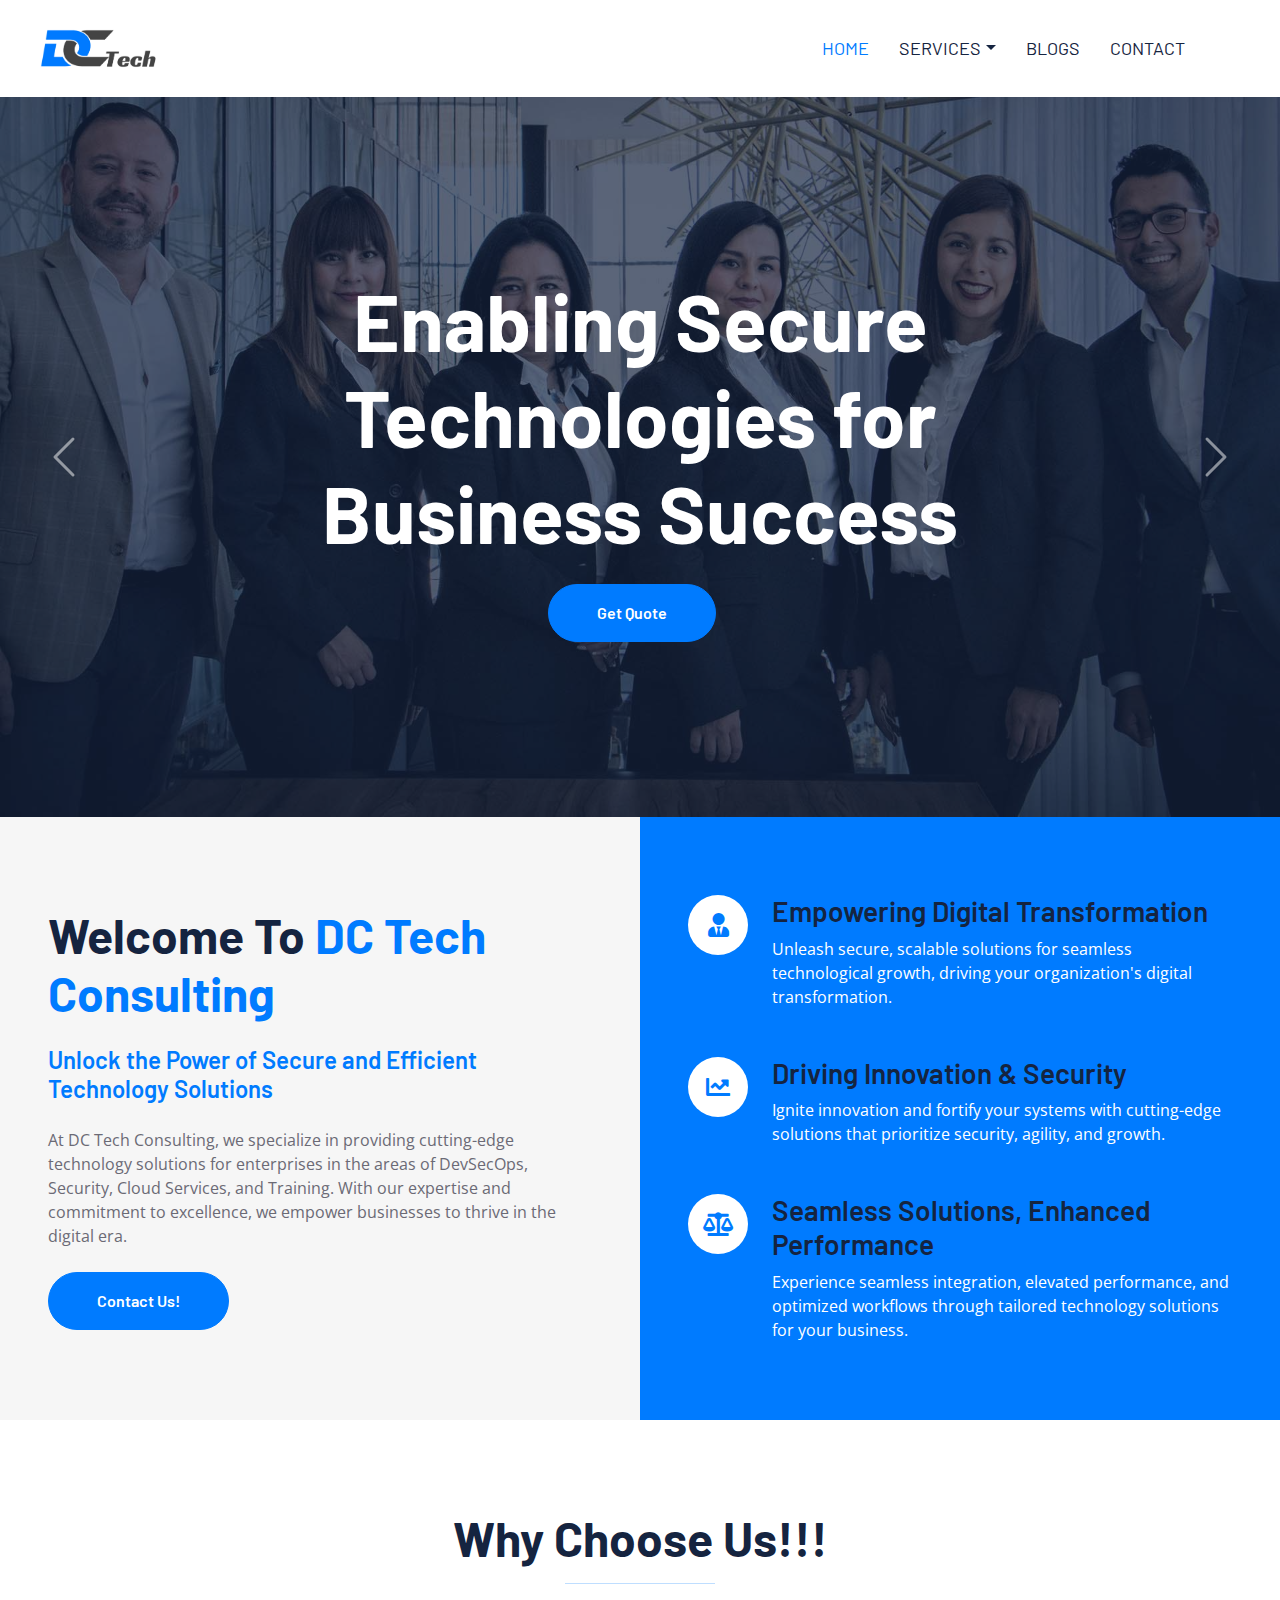
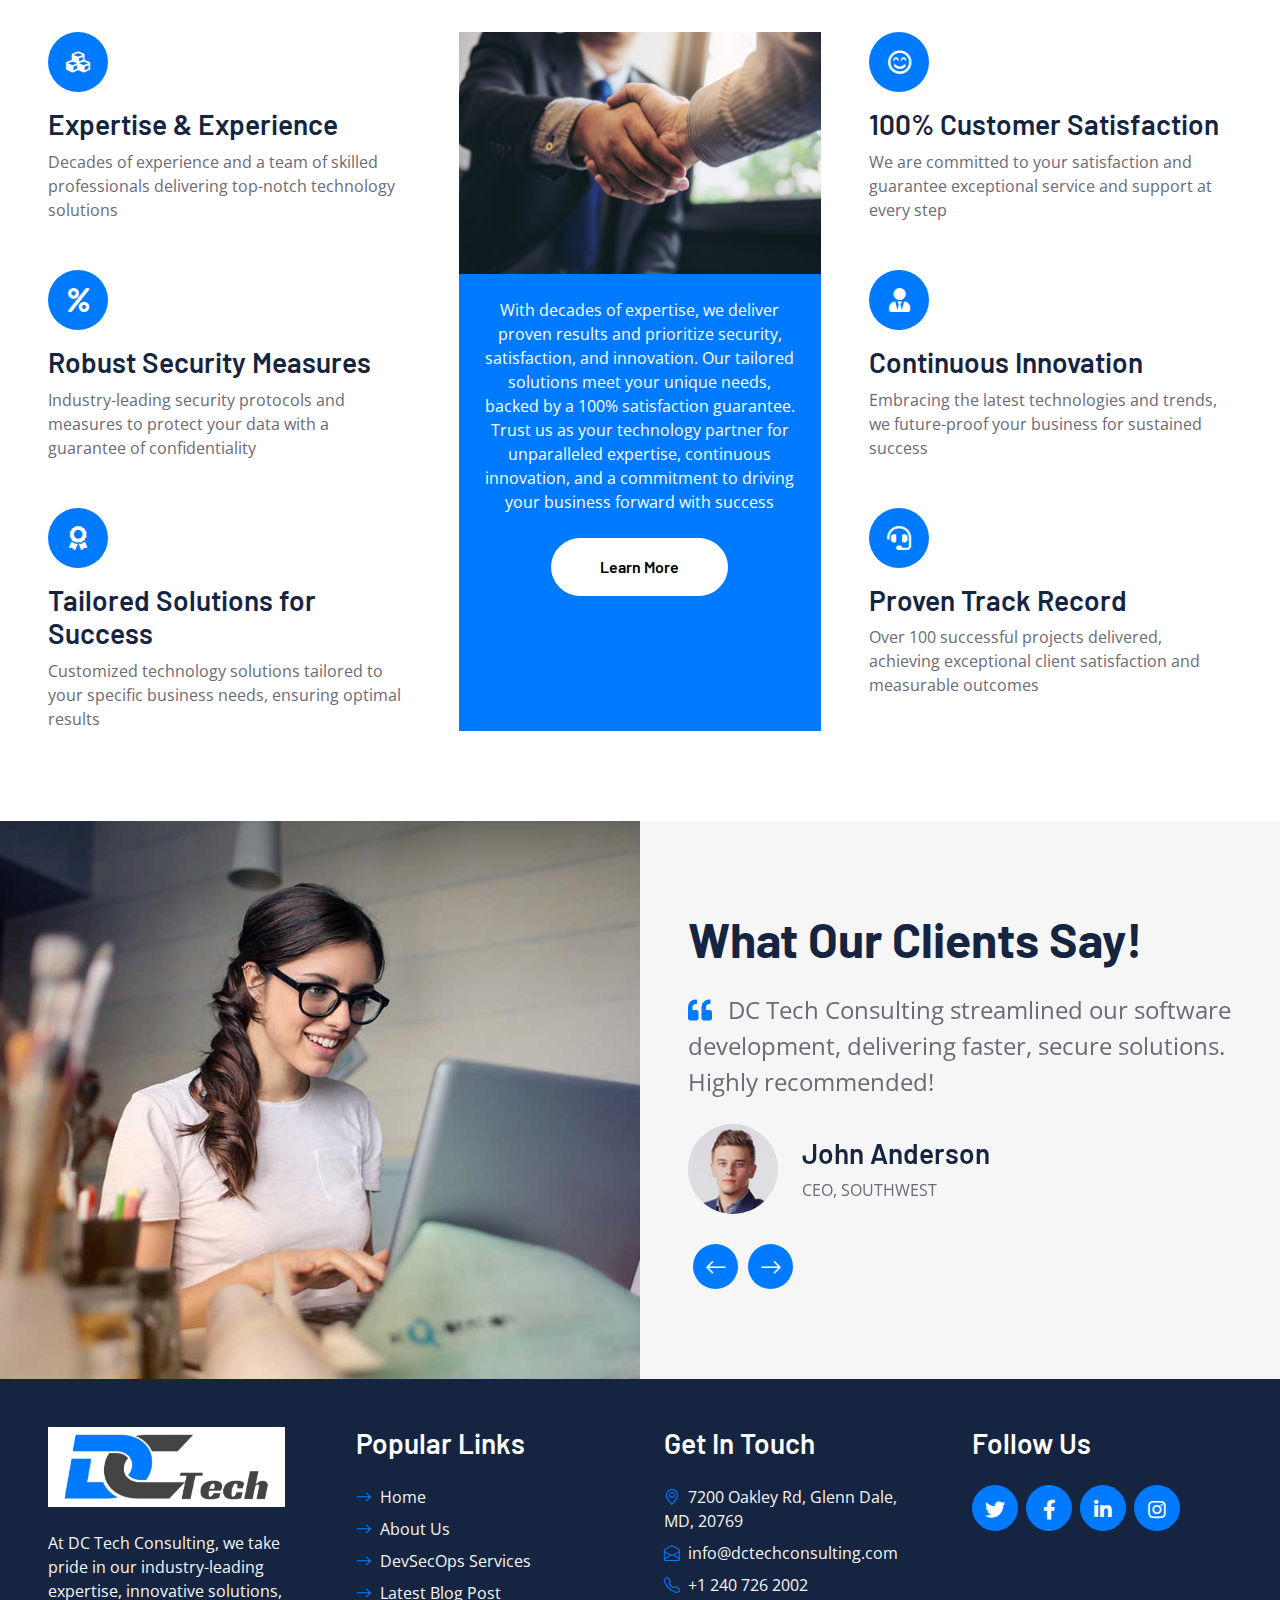
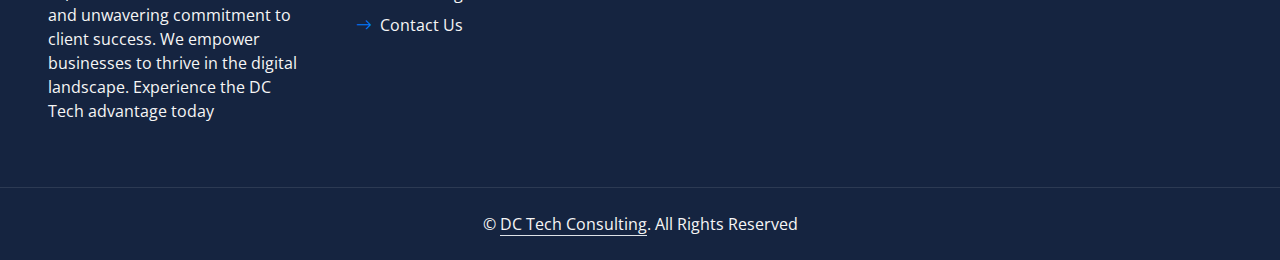
<file: index.html>
<!DOCTYPE html>
<html lang="en">

<head>

    <!-- Google Tag Manager -->
    <script>(function (w, d, s, l, i) {
            w[l] = w[l] || []; w[l].push({
                'gtm.start':
                    new Date().getTime(), event: 'gtm.js'
            }); var f = d.getElementsByTagName(s)[0],
                j = d.createElement(s), dl = l != 'dataLayer' ? '&l=' + l : ''; j.async = true; j.src =
                    'https://www.googletagmanager.com/gtm.js?id=' + i + dl; f.parentNode.insertBefore(j, f);
        })(window, document, 'script', 'dataLayer', 'GTM-KKQPWFJ');</script>
    <!-- End Google Tag Manager -->

    <meta charset="utf-8">
    <meta name="robots" content="all" />
    <meta content="width=device-width, initial-scale=1.0" name="viewport">

    <link href="https://dctechconsulting.com/" rel="canonical">
    <link href="https://dctechconsulting.com/" rel="home">

    <title>DC Tech Consulting | Innovative Technology Solutions</title>

    <meta content="technology solutions, IT consulting, DevSecOps, training, contact" name="keywords">
    <meta
        content="DC Tech Consulting provides innovative technology solutions to help businesses thrive in the digital era. Discover our services and expertise."
        name="description">

    <!-- Open Grapg "og" tags -->
    <meta property="og:title" content="DC Tech Consulting | Innovative Technology Solutions">
    <meta property="og:site_name" content="DC Tech Consulting">
    <meta property="og:url" content="https://dctechconsulting.com/">
    <meta property="og:description"
        content="DC Tech Consulting provides innovative technology solutions to help businesses thrive in the digital era. Discover our services and expertise.">
    <meta property="og:type" content="website">
    <meta property="og:image" content="https://dctechconsulting.com/img/DCtech.png">

    <!-- Favicon -->
    <link href="img/favicon.ico" rel="icon">

    <!-- Google Web Fonts -->
    <link rel="preconnect" href="https://fonts.googleapis.com">
    <link rel="preconnect" href="https://fonts.gstatic.com" crossorigin>
    <link
        href="https://fonts.googleapis.com/css2?family=Barlow:wght@500;600;700&family=Open+Sans:wght@400;600&display=swap"
        rel="stylesheet">

    <!-- Icon Font Stylesheet -->
    <link href="https://cdnjs.cloudflare.com/ajax/libs/font-awesome/5.10.0/css/all.min.css" rel="stylesheet">
    <link href="https://cdn.jsdelivr.net/npm/bootstrap-icons@1.4.1/font/bootstrap-icons.css" rel="stylesheet">

    <!-- Libraries Stylesheet -->
    <link href="lib/owlcarousel/assets/owl.carousel.min.css" rel="stylesheet">

    <!-- Customized Bootstrap Stylesheet -->
    <link href="css/bootstrap.min.css" rel="stylesheet">

    <!-- Template Stylesheet -->
    <link href="css/style.css" rel="stylesheet">
</head>

<body>

    <!-- Google Tag Manager (noscript) -->
    <noscript><iframe src="https://www.googletagmanager.com/ns.html?id=GTM-KKQPWFJ" height="0" width="0"
            style="display:none;visibility:hidden"></iframe></noscript>
    <!-- End Google Tag Manager (noscript) -->

    <!--Start of Tawk.to Script-->
    <script type="text/javascript">
        var Tawk_API = Tawk_API || {}, Tawk_LoadStart = new Date();
        (function () {
            var s1 = document.createElement("script"), s0 = document.getElementsByTagName("script")[0];
            s1.async = true;
            s1.src = 'https://embed.tawk.to/647eebe994cf5d49dc5c0f70/1h27sj2a0';
            s1.charset = 'UTF-8';
            s1.setAttribute('crossorigin', '*');
            s0.parentNode.insertBefore(s1, s0);
        })();
    </script>
    <!--End of Tawk.to Script-->


    <div>
        <!-- Navbar Start -->
        <nav class="navbar navbar-expand-lg bg-white navbar-light shadow-sm ps-0 pe-5 py-3 py-lg-0">
            <a href="index.html" class="navbar-brand ms-0 p-0">
                <div class="logo">
                    <a href="./" class="scrollto"><img src="./img/DCtech.png" class="img-fluid float-left"
                            alt="DC Tech Solutions Logo"></a>
                </div>
            </a>
            <button class="navbar-toggler ms-auto" type="button" data-bs-toggle="collapse"
                data-bs-target="#navbarCollapse">
                <span class="navbar-toggler-icon"></span>
            </button>
            <div class="collapse navbar-collapse" id="navbarCollapse">
                <div class="navbar-nav ms-auto px-5 py-3 py-lg-0 me-n3">
                    <a href="index.html" class="nav-item nav-link active">Home</a>
                    <div class="nav-item dropdown">
                        <a href="#" class="nav-link dropdown-toggle" data-bs-toggle="dropdown">Services</a>
                        <div class="dropdown-menu m-0">
                            <a href="devsecops.html" class="dropdown-item">DevSecOps</a>
                            <a href="consulting.html" class="dropdown-item">IT Consulting</a>
                            <a href="training.html" class="dropdown-item">Training</a>
                        </div>
                    </div>
                    <a href="blog.html" class="nav-item nav-link">Blogs</a>
                    <a href="contact.html" class="nav-item nav-link">Contact</a>
                </div>
            </div>
        </nav>
        <!-- Navbar End -->


        <!-- Carousel Start -->
        <div class="container-fluid p-0">
            <div id="header-carousel" class="carousel slide carousel-fade" data-bs-ride="carousel">
                <div class="carousel-inner">
                    <div class="carousel-item active">
                        <img class="w-100" src="img/carousel-1.jpg" alt="Image">
                        <div class="carousel-caption d-flex flex-column align-items-center justify-content-center">
                            <div class="p-3" style="max-width: 900px;">
                                <h1 class="display-1 text-white mb-md-4">Enabling Secure Technologies for Business
                                    Success
                                </h1>
                                <a href="./contact.html" class="btn btn-primary py-md-3 px-md-5 me-3 rounded-pill">Get
                                    Quote</a>
                            </div>
                        </div>
                    </div>
                    <div class="carousel-item">
                        <img class="w-100" src="img/carousel-2.jpg" alt="Image">
                        <div class="carousel-caption d-flex flex-column align-items-center justify-content-center">
                            <div class="p-3" style="max-width: 900px;">
                                <h1 class="display-1 text-white mb-md-4">Transforming Enterprises with DevSecOps
                                    Excellence
                                </h1>
                                <a href="./contact.html" class="btn btn-primary py-md-3 px-md-5 me-3 rounded-pill">Get
                                    Quote</a>
                            </div>
                        </div>
                    </div>
                    <div class="carousel-item">
                        <img class="w-100" src="img/carousel-3.jpg" alt="Image">
                        <div class="carousel-caption d-flex flex-column align-items-center justify-content-center">
                            <div class="p-3" style="max-width: 900px;">
                                <h1 class="display-1 text-white mb-md-4">Expanding Horizons with Scaleable Cloud
                                    Solutions
                                </h1>
                                <a href="./contact.html" class="btn btn-primary py-md-3 px-md-5 me-3 rounded-pill">Get
                                    Quote</a>
                            </div>
                        </div>
                    </div>
                </div>
                <button class="carousel-control-prev" type="button" data-bs-target="#header-carousel"
                    data-bs-slide="prev">
                    <span class="carousel-control-prev-icon" aria-hidden="true"></span>
                    <span class="visually-hidden">Previous</span>
                </button>
                <button class="carousel-control-next" type="button" data-bs-target="#header-carousel"
                    data-bs-slide="next">
                    <span class="carousel-control-next-icon" aria-hidden="true"></span>
                    <span class="visually-hidden">Next</span>
                </button>
            </div>
        </div>
        <!-- Carousel End -->


        <!-- About Start -->
        <div class="container-fluid bg-secondary p-0" id="about-us">
            <div class="row g-0">
                <div class="col-lg-6 py-6 px-5">
                    <h1 class="display-5 mb-4">Welcome To <span class="text-primary">DC Tech Consulting</span></h1>
                    <h4 class="text-primary mb-4">Unlock the Power of Secure and Efficient Technology Solutions</h4>
                    <p class="mb-4">At DC Tech Consulting, we specialize in providing cutting-edge technology solutions
                        for
                        enterprises in the areas of DevSecOps, Security, Cloud Services, and Training. With our
                        expertise
                        and commitment to excellence, we empower businesses to thrive in the digital era.</p>
                    <a href="./contact.html" class="btn btn-primary py-md-3 px-md-5 rounded-pill">Contact Us!</a>
                </div>
                <div class="col-lg-6">
                    <div class="h-100 d-flex flex-column justify-content-center bg-primary p-5">
                        <div class="d-flex text-white mb-5">
                            <div class="d-flex flex-shrink-0 align-items-center justify-content-center bg-white text-primary rounded-circle mx-auto mb-4"
                                style="width: 60px; height: 60px;">
                                <i class="fa fa-user-tie fs-4"></i>
                            </div>
                            <div class="ps-4">
                                <h3>Empowering Digital Transformation</h3>
                                <p class="mb-0">Unleash secure, scalable solutions for seamless technological growth,
                                    driving your organization's digital transformation.</p>
                            </div>
                        </div>
                        <div class="d-flex text-white mb-5">
                            <div class="d-flex flex-shrink-0 align-items-center justify-content-center bg-white text-primary rounded-circle mx-auto mb-4"
                                style="width: 60px; height: 60px;">
                                <i class="fa fa-chart-line fs-4"></i>
                            </div>
                            <div class="ps-4">
                                <h3>Driving Innovation & Security</h3>
                                <p class="mb-0">Ignite innovation and fortify your systems with cutting-edge solutions
                                    that
                                    prioritize security, agility, and growth.</p>
                            </div>
                        </div>
                        <div class="d-flex text-white">
                            <div class="d-flex flex-shrink-0 align-items-center justify-content-center bg-white text-primary rounded-circle mx-auto mb-4"
                                style="width: 60px; height: 60px;">
                                <i class="fa fa-balance-scale fs-4"></i>
                            </div>
                            <div class="ps-4">
                                <h3>Seamless Solutions, Enhanced Performance</h3>
                                <p class="mb-0">Experience seamless integration, elevated performance, and optimized
                                    workflows through tailored technology solutions for your business.</p>
                            </div>
                        </div>
                    </div>
                </div>
            </div>
        </div>
        <!-- About End -->


        <!-- Features Start -->
        <div class="container-fluid py-6 px-5">
            <div class="text-center mx-auto mb-5" style="max-width: 600px;">
                <h1 class="display-5 mb-0">Why Choose Us!!!</h1>
                <hr class="w-25 mx-auto bg-primary">
            </div>
            <div class="row g-5">
                <div class="col-lg-4">
                    <div class="row g-5">
                        <div class="col-12">
                            <div class="bg-primary rounded-circle d-flex align-items-center justify-content-center mb-3"
                                style="width: 60px; height: 60px;">
                                <i class="fa fa-cubes fs-4 text-white"></i>
                            </div>
                            <h3>Expertise & Experience</h3>
                            <p class="mb-0">Decades of experience and a team of skilled professionals delivering
                                top-notch
                                technology solutions</p>
                        </div>
                        <div class="col-12">
                            <div class="bg-primary rounded-circle d-flex align-items-center justify-content-center mb-3"
                                style="width: 60px; height: 60px;">
                                <i class="fa fa-percent fs-4 text-white"></i>
                            </div>
                            <h3>Robust Security Measures</h3>
                            <p class="mb-0">Industry-leading security protocols and measures to protect your data with a
                                guarantee of confidentiality</p>
                        </div>
                        <div class="col-12">
                            <div class="bg-primary rounded-circle d-flex align-items-center justify-content-center mb-3"
                                style="width: 60px; height: 60px;">
                                <i class="fa fa-award fs-4 text-white"></i>
                            </div>
                            <h3>Tailored Solutions for Success</h3>
                            <p class="mb-0">Customized technology solutions tailored to your specific business needs,
                                ensuring optimal results</p>
                        </div>
                    </div>
                </div>
                <div class="col-lg-4">
                    <div class="d-block bg-primary h-100 text-center">
                        <img class="img-fluid" src="img/handshake.jpg" alt="Business handshake">
                        <div class="p-4">
                            <p class="text-white mb-4">With decades of expertise, we deliver proven results and
                                prioritize
                                security, satisfaction, and innovation. Our tailored solutions meet your unique needs,
                                backed by a 100% satisfaction guarantee. Trust us as your technology partner for
                                unparalleled expertise, continuous innovation, and a commitment to driving your business
                                forward with success</p>
                            <a href="./contact.html" class="btn btn-light py-md-3 px-md-5 rounded-pill mb-2">Learn
                                More</a>
                        </div>
                    </div>
                </div>
                <div class="col-lg-4">
                    <div class="row g-5">
                        <div class="col-12">
                            <div class="bg-primary rounded-circle d-flex align-items-center justify-content-center mb-3"
                                style="width: 60px; height: 60px;">
                                <i class="far fa-smile-beam fs-4 text-white"></i>
                            </div>
                            <h3>100% Customer Satisfaction</h3>
                            <p class="mb-0">We are committed to your satisfaction and guarantee exceptional service and
                                support at every step</p>
                        </div>
                        <div class="col-12">
                            <div class="bg-primary rounded-circle d-flex align-items-center justify-content-center mb-3"
                                style="width: 60px; height: 60px;">
                                <i class="fa fa-user-tie fs-4 text-white"></i>
                            </div>
                            <h3>Continuous Innovation</h3>
                            <p class="mb-0">Embracing the latest technologies and trends, we future-proof your business
                                for
                                sustained success</p>
                        </div>
                        <div class="col-12">
                            <div class="bg-primary rounded-circle d-flex align-items-center justify-content-center mb-3"
                                style="width: 60px; height: 60px;">
                                <i class="fa fa-headset fs-4 text-white"></i>
                            </div>
                            <h3>Proven Track Record</h3>
                            <p class="mb-0">Over 100 successful projects delivered, achieving exceptional client
                                satisfaction and measurable outcomes</p>
                        </div>
                    </div>
                </div>
            </div>
        </div>
        <!-- Features Start -->


        <!-- Testimonial Start -->
        <div class="container-fluid bg-secondary p-0">
            <div class="row g-0">
                <div class="col-lg-6" style="min-height: 500px;">
                    <div class="position-relative h-100">
                        <img class="position-absolute w-100 h-100" src="img/testimonial.jpg" style="object-fit: cover;"
                            alt="Testimonial Cover Image">
                    </div>
                </div>
                <div class="col-lg-6 py-6 px-5">
                    <h1 class="display-5 mb-4">What Our Clients Say!</h1>
                    <div class="owl-carousel testimonial-carousel">
                        <div class="testimonial-item">
                            <p class="fs-4 fw-normal mb-4"><i class="fa fa-quote-left text-primary me-3"></i>DC Tech
                                Consulting streamlined our software development, delivering faster, secure solutions.
                                Highly
                                recommended!</p>
                            <div class="d-flex align-items-center">
                                <img class="img-fluid rounded-circle" src="img/testimonial-1.jpg"
                                    alt="Testimonial Image 1">
                                <div class="ps-4">
                                    <h3>John Anderson</h3>
                                    <span class="text-uppercase">CEO, SouthWest</span>
                                </div>
                            </div>
                        </div>
                        <div class="testimonial-item">
                            <p class="fs-4 fw-normal mb-4"><i class="fa fa-quote-left text-primary me-3"></i>With DC
                                Tech's
                                scalable cloud solutions, we achieved seamless expansion, increased flexibility, and
                                cost-efficiency</p>
                            <div class="d-flex align-items-center">
                                <img class="img-fluid rounded-circle" src="img/testimonial-2.jpg"
                                    alt="Testimonial Image 1">
                                <div class="ps-4">
                                    <h3>Sarah Johnson</h3>
                                    <span class="text-uppercase">CTO, DeltaDental</span>
                                </div>
                            </div>
                        </div>
                    </div>
                </div>
            </div>
        </div>
        <!-- Testimonial End -->


        <!-- Footer Start -->
        <div class="container-fluid bg-dark text-secondary p-5">
            <div class="row g-5">
                <div class="col-lg-3 col-md-6">
                    <h3 class="text-white mb-4"><img src="./img/DCtech.png" class="img-fluid float-left"
                            alt="DC Tech Solutions Logo" style="height: 80px;"></h3>
                    <div class="d-flex flex-column justify-content-start">
                        <p>
                            At DC Tech Consulting, we take pride in our industry-leading expertise, innovative
                            solutions,
                            and unwavering commitment to client success. We empower businesses to thrive in the digital
                            landscape. Experience
                            the DC Tech advantage today</p>
                    </div>
                </div>
                <div class="col-lg-3 col-md-6">
                    <h3 class="text-white mb-4">Popular Links</h3>
                    <div class="d-flex flex-column justify-content-start">
                        <a class="text-secondary mb-2" href="./"><i
                                class="bi bi-arrow-right text-primary me-2"></i>Home</a>
                        <a class="text-secondary mb-2" href="./#about-us"><i
                                class="bi bi-arrow-right text-primary me-2"></i>About
                            Us</a>
                        <a class="text-secondary mb-2" href="./devsecops.html"><i
                                class="bi bi-arrow-right text-primary me-2"></i>DevSecOps
                            Services</a>
                        <a class="text-secondary mb-2" href="./blog.html"><i
                                class="bi bi-arrow-right text-primary me-2"></i>Latest
                            Blog Post</a>
                        <a class="text-secondary" href="./contact.html"><i
                                class="bi bi-arrow-right text-primary me-2"></i>Contact Us</a>
                    </div>
                </div>
                <div class="col-lg-3 col-md-6">
                    <h3 class="text-white mb-4">Get In Touch</h3>
                    <p class="mb-2"><i class="bi bi-geo-alt text-primary me-2"></i>7200 Oakley Rd, Glenn Dale, MD, 20769
                    </p>
                    <p class="mb-2"><i class="bi bi-envelope-open text-primary me-2"></i>info@dctechconsulting.com</p>
                    <p class="mb-0"><i class="bi bi-telephone text-primary me-2"></i>+1 240 726 2002</p>
                </div>
                <div class="col-lg-3 col-md-6">
                    <h3 class="text-white mb-4">Follow Us</h3>
                    <div class="d-flex">
                        <a class="btn btn-lg btn-primary btn-lg-square rounded-circle me-2"
                            href="https://twitter.com/dctech_"><i class="fab fa-twitter fw-normal"></i></a>
                        <a class="btn btn-lg btn-primary btn-lg-square rounded-circle me-2"
                            href="https://www.facebook.com/people/DC-Tech-Consulting/100093160371063/"><i
                                class="fab fa-facebook-f fw-normal"></i></a>
                        <a class="btn btn-lg btn-primary btn-lg-square rounded-circle me-2"
                            href="https://www.linkedin.com/company/dctech-consulting"><i
                                class="fab fa-linkedin-in fw-normal"></i></a>
                        <a class="btn btn-lg btn-primary btn-lg-square rounded-circle"
                            href="https://www.instagram.com/dctech_consulting/"><i
                                class="fab fa-instagram fw-normal"></i></a>
                    </div>
                </div>
            </div>
        </div>
        <div class="container-fluid bg-dark text-secondary text-center border-top py-4 px-5"
            style="border-color: rgba(256, 256, 256, .1) !important;">
            <p class="m-0">&copy; <a class="text-secondary border-bottom" href="https://dctechconsulting.com/">DC Tech
                    Consulting</a>. All Rights
                Reserved</p>
        </div>
        <!-- Footer End -->


        <!-- Back to Top -->
        <a href="#" class="btn btn-lg btn-primary btn-lg-square rounded-circle back-to-top"><i
                class="bi bi-arrow-up"></i></a>


        <!-- JavaScript Libraries -->
        <script src="https://code.jquery.com/jquery-3.4.1.min.js"></script>
        <script src="https://cdn.jsdelivr.net/npm/bootstrap@5.0.0/dist/js/bootstrap.bundle.min.js"></script>
        <script src="lib/easing/easing.min.js"></script>
        <script src="lib/waypoints/waypoints.min.js"></script>
        <script src="lib/owlcarousel/owl.carousel.min.js"></script>

        <!-- Template Javascript -->
        <script src="js/main.js"></script>
</body>

</html>
</file>
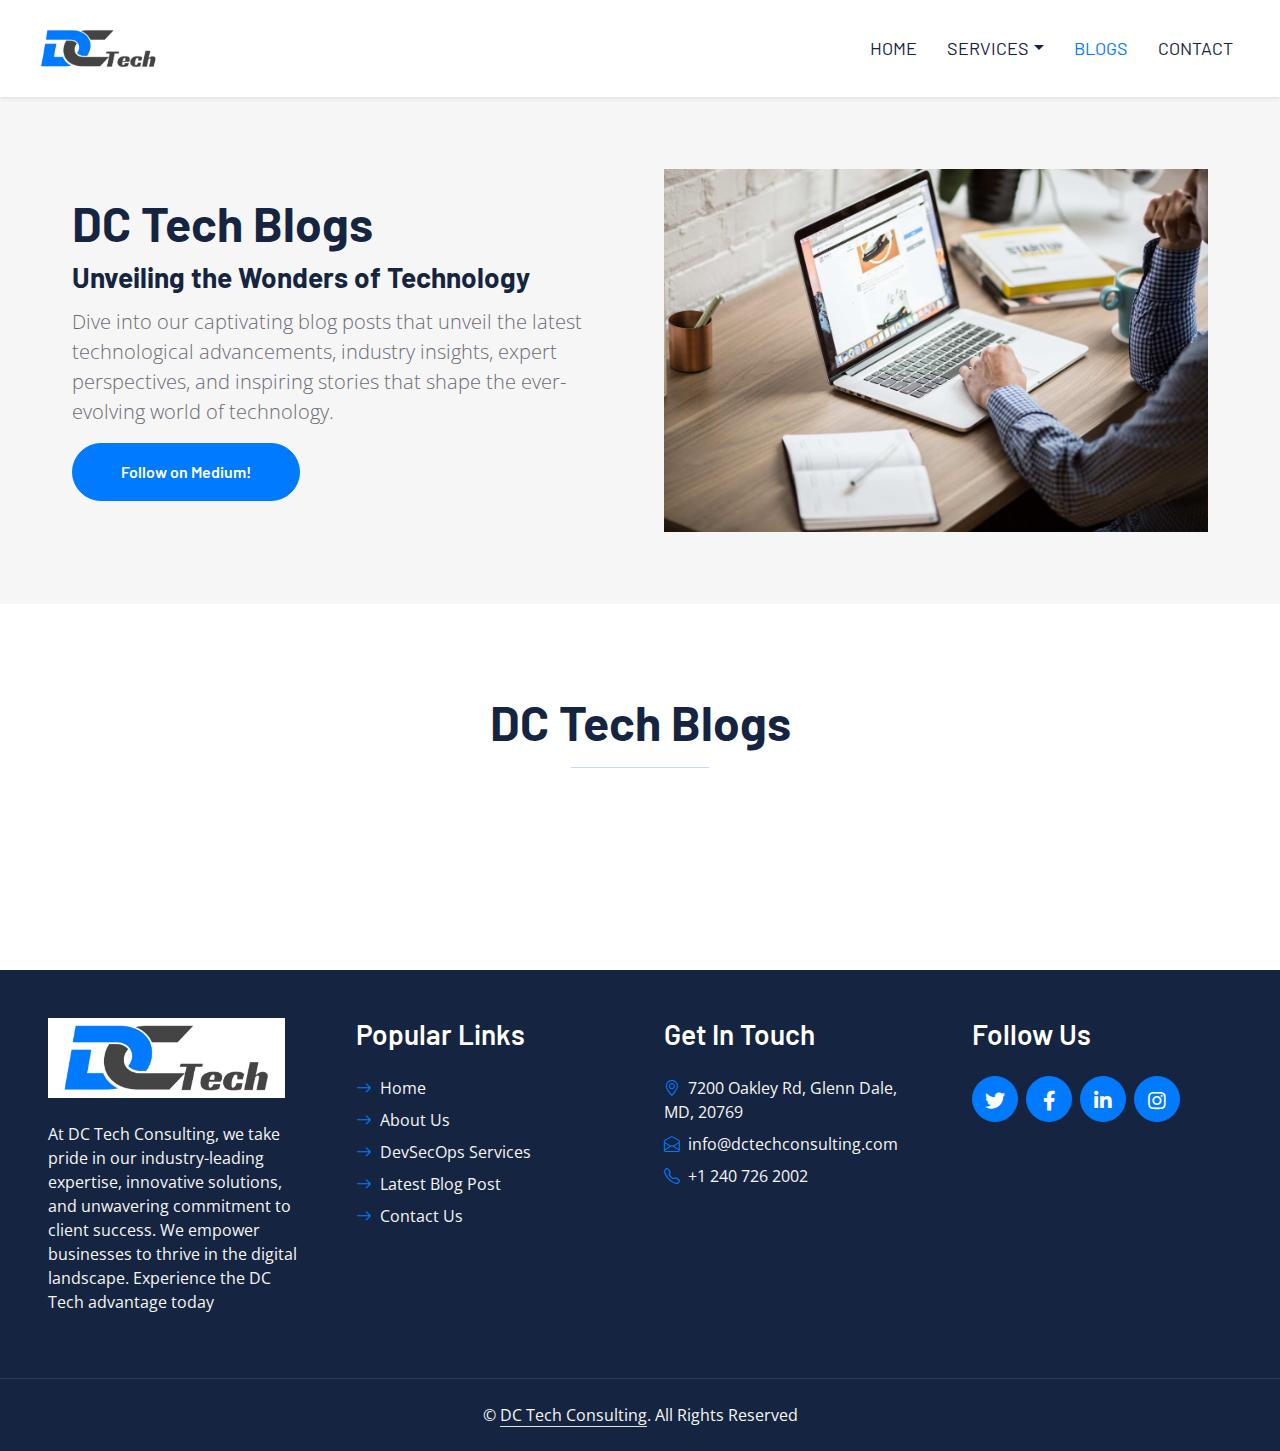
<file: blog.html>
<!DOCTYPE html>
<html lang="en">

<head>

    <!-- Google Tag Manager -->
    <script>(function (w, d, s, l, i) {
            w[l] = w[l] || []; w[l].push({
                'gtm.start':
                    new Date().getTime(), event: 'gtm.js'
            }); var f = d.getElementsByTagName(s)[0],
                j = d.createElement(s), dl = l != 'dataLayer' ? '&l=' + l : ''; j.async = true; j.src =
                    'https://www.googletagmanager.com/gtm.js?id=' + i + dl; f.parentNode.insertBefore(j, f);
        })(window, document, 'script', 'dataLayer', 'GTM-KKQPWFJ');</script>
    <!-- End Google Tag Manager -->

    <meta charset="utf-8">
    <meta name="robots" content="all" />
    <meta content="width=device-width, initial-scale=1.0" name="viewport">

    <link href="https://dctechconsulting.com/blog.html" rel="canonical">
    <link href="https://dctechconsulting.com/" rel="home">

    <title>Technology Blogs | DC Tech Consulting</title>

    <meta content="technology blogs, IT trends, DevSecOps insights, informative articles" name="keywords">
    <meta
        content="Stay updated with the latest technology trends and insights. Read our informative and engaging blogs on various topics related to IT and DevSecOps."
        name="description">

    <!-- Open Grapg "og" tags -->
    <meta property="og:title" content="Technology Blogs | DC Tech Consulting">
    <meta property="og:site_name" content="DC Tech Consulting">
    <meta property="og:url" content="https://dctechconsulting.com/blog.html">
    <meta property="og:description"
        content="Stay updated with the latest technology trends and insights. Read our informative and engaging blogs on various topics related to IT and DevSecOps.">
    <meta property="og:type" content="website">
    <meta property="og:image" content="https://dctechconsulting.com/img/blogs.jpg">

    <!-- Favicon -->
    <link href="img/favicon.ico" rel="icon">

    <!-- Google Web Fonts -->
    <link rel="preconnect" href="https://fonts.googleapis.com">
    <link rel="preconnect" href="https://fonts.gstatic.com" crossorigin>
    <link
        href="https://fonts.googleapis.com/css2?family=Barlow:wght@500;600;700&family=Open+Sans:wght@400;600&display=swap"
        rel="stylesheet">

    <!-- Icon Font Stylesheet -->
    <link href="https://cdnjs.cloudflare.com/ajax/libs/font-awesome/5.10.0/css/all.min.css" rel="stylesheet">
    <link href="https://cdn.jsdelivr.net/npm/bootstrap-icons@1.4.1/font/bootstrap-icons.css" rel="stylesheet">

    <!-- Libraries Stylesheet -->
    <link href="lib/owlcarousel/assets/owl.carousel.min.css" rel="stylesheet">

    <!-- Customized Bootstrap Stylesheet -->
    <link href="css/bootstrap.min.css" rel="stylesheet">

    <!-- Template Stylesheet -->
    <link href="css/style.css" rel="stylesheet">
</head>

<body>

    <!-- Google Tag Manager (noscript) -->
    <noscript><iframe src="https://www.googletagmanager.com/ns.html?id=GTM-KKQPWFJ" height="0" width="0"
            style="display:none;visibility:hidden"></iframe></noscript>
    <!-- End Google Tag Manager (noscript) -->

    <!--Start of Tawk.to Script-->
    <script type="text/javascript">
        var Tawk_API = Tawk_API || {}, Tawk_LoadStart = new Date();
        (function () {
            var s1 = document.createElement("script"), s0 = document.getElementsByTagName("script")[0];
            s1.async = true;
            s1.src = 'https://embed.tawk.to/647eebe994cf5d49dc5c0f70/1h27sj2a0';
            s1.charset = 'UTF-8';
            s1.setAttribute('crossorigin', '*');
            s0.parentNode.insertBefore(s1, s0);
        })();
    </script>
    <!--End of Tawk.to Script-->


    <div>

        <!-- Navbar Start -->
        <nav class="navbar navbar-expand-lg bg-white navbar-light shadow-sm ps-0 pe-5 py-3 py-lg-0">
            <a href="index.html" class="navbar-brand ms-0 p-0">
                <div class="logo">
                    <a href="./" class="scrollto"><img src="./img/DCtech.png" class="img-fluid float-left"
                            alt="DC Tech Solutions Logo"></a>
                </div>
            </a>
            <button class="navbar-toggler" type="button" data-bs-toggle="collapse" data-bs-target="#navbarCollapse">
                <span class="navbar-toggler-icon"></span>
            </button>
            <div class="collapse navbar-collapse" id="navbarCollapse">
                <div class="navbar-nav ms-auto py-0 me-n3">
                    <a href="index.html" class="nav-item nav-link">Home</a>
                    <div class="nav-item dropdown">
                        <a href="#" class="nav-link dropdown-toggle" data-bs-toggle="dropdown">Services</a>
                        <div class="dropdown-menu m-0">
                            <a href="devsecops.html" class="dropdown-item">DevSecOps</a>
                            <a href="consulting.html" class="dropdown-item">IT Consulting</a>
                            <a href="training.html" class="dropdown-item">Training</a>
                        </div>
                    </div>
                    <a href="blog.html" class="nav-item nav-link active">Blogs</a>
                    <a href="contact.html" class="nav-item nav-link">Contact</a>
                </div>
            </div>
        </nav>
        <!-- Navbar End -->


        <!-- Page Header Start -->
        <div class="container-fluid col-xxl-12 px-4 py-4 bg-secondary">
            <div class="row flex-lg-row-reverse align-items-center g-5 py-5 px-5">
                <div class="col-10 col-sm-8 col-lg-6 mx-auto">
                    <img src="./img/blogs.jpg" class="d-block mx-lg-auto img-fluid" alt="Bootstrap Themes" width="900"
                        height="500" loading="lazy">
                </div>
                <div class="col-lg-6">
                    <h1 class="display-5 fw-bold lh-1 mb-3">DC Tech Blogs</h1>
                    <h3 class="display-7 fw-bold lh-1 mb-3">Unveiling the Wonders of Technology</h3>
                    <p class="lead">Dive into our captivating blog posts that unveil the latest technological
                        advancements,
                        industry insights, expert perspectives, and inspiring stories that shape the ever-evolving world
                        of
                        technology.
                    </p>
                    <div class="d-grid gap-2 d-md-flex justify-content-md-start">
                        <button type="button" class="btn btn-primary py-md-3 px-md-5 me-3 rounded-pill">Follow on
                            Medium!</button>
                    </div>
                </div>
            </div>
        </div>
        <!-- Page Header End -->


        <!-- Blog Start -->
        <div class="container-fluid py-6 px-5">
            <div class="row g-5">
                <!-- Blog list Start -->
                <div class="text-center mx-auto mb-5" style="max-width: 600px;">
                    <h1 class="display-5 mb-0">DC Tech Blogs</h1>
                    <hr class="w-25 mx-auto bg-primary">
                </div>
                <div class="col-lg-12">
                    <div class="row g-5" id="stories-container">
                        <!-- <div class="col-xl-4 col-lg-4 col-md-6">
                        <div class="blog-item">
                            <div class="position-relative overflow-hidden">
                                <img class="img-fluid" src="img/blog-1.jpg" alt="">
                            </div>
                            <div class="bg-secondary d-flex">
                                <div
                                    class="flex-shrink-0 d-flex flex-column justify-content-center text-center bg-primary text-white px-4">
                                    <span>01</span>
                                    <h5 class="text-uppercase m-0">Jan</h5>
                                    <span>2045</span>
                                </div>
                                <div class="d-flex flex-column justify-content-center py-3 px-4">
                                    <div class="d-flex mb-2">
                                        <small class="text-uppercase me-3"><i
                                                class="bi bi-person me-2"></i>Admin</small>
                                        <small class="text-uppercase me-3"><i class="bi bi-bookmarks me-2"></i>Web
                                            Design</small>
                                    </div>
                                    <a class="h4" href="">Magna sea dolor ipsum amet lorem eos</a>
                                </div>
                            </div>
                        </div>
                    </div> -->
                    </div>
                </div>
                <!-- Blog list End -->
            </div>
        </div>
        <!-- Blog End -->


        <!-- Footer Start -->
        <div class="container-fluid bg-dark text-secondary p-5">
            <div class="row g-5">
                <div class="col-lg-3 col-md-6">
                    <h3 class="text-white mb-4"><img src="./img/DCtech.png" class="img-fluid float-left"
                            alt="DC Tech Solutions Logo" style="height: 80px;"></h3>
                    <div class="d-flex flex-column justify-content-start">
                        <p>
                            At DC Tech Consulting, we take pride in our industry-leading expertise, innovative
                            solutions,
                            and unwavering commitment to client success. We empower businesses to thrive in the digital
                            landscape. Experience
                            the DC Tech advantage today</p>
                    </div>
                </div>
                <div class="col-lg-3 col-md-6">
                    <h3 class="text-white mb-4">Popular Links</h3>
                    <div class="d-flex flex-column justify-content-start">
                        <a class="text-secondary mb-2" href="./"><i
                                class="bi bi-arrow-right text-primary me-2"></i>Home</a>
                        <a class="text-secondary mb-2" href="./#about-us"><i
                                class="bi bi-arrow-right text-primary me-2"></i>About
                            Us</a>
                        <a class="text-secondary mb-2" href="./devsecops.html"><i
                                class="bi bi-arrow-right text-primary me-2"></i>DevSecOps
                            Services</a>
                        <a class="text-secondary mb-2" href="./blog.html"><i
                                class="bi bi-arrow-right text-primary me-2"></i>Latest
                            Blog Post</a>
                        <a class="text-secondary" href="./contact.html"><i
                                class="bi bi-arrow-right text-primary me-2"></i>Contact Us</a>
                    </div>
                </div>
                <div class="col-lg-3 col-md-6">
                    <h3 class="text-white mb-4">Get In Touch</h3>
                    <p class="mb-2"><i class="bi bi-geo-alt text-primary me-2"></i>7200 Oakley Rd, Glenn Dale, MD, 20769
                    </p>
                    <p class="mb-2"><i class="bi bi-envelope-open text-primary me-2"></i>info@dctechconsulting.com</p>
                    <p class="mb-0"><i class="bi bi-telephone text-primary me-2"></i>+1 240 726 2002</p>
                </div>
                <div class="col-lg-3 col-md-6">
                    <h3 class="text-white mb-4">Follow Us</h3>
                    <div class="d-flex">
                        <a class="btn btn-lg btn-primary btn-lg-square rounded-circle me-2"
                            href="https://twitter.com/dctech_"><i class="fab fa-twitter fw-normal"></i></a>
                        <a class="btn btn-lg btn-primary btn-lg-square rounded-circle me-2"
                            href="https://www.facebook.com/people/DC-Tech-Consulting/100093160371063/"><i
                                class="fab fa-facebook-f fw-normal"></i></a>
                        <a class="btn btn-lg btn-primary btn-lg-square rounded-circle me-2"
                            href="https://www.linkedin.com/company/dctech-consulting"><i
                                class="fab fa-linkedin-in fw-normal"></i></a>
                        <a class="btn btn-lg btn-primary btn-lg-square rounded-circle"
                            href="https://www.instagram.com/dctech_consulting/"><i
                                class="fab fa-instagram fw-normal"></i></a>
                    </div>
                </div>
            </div>
        </div>
        <div class="container-fluid bg-dark text-secondary text-center border-top py-4 px-5"
            style="border-color: rgba(256, 256, 256, .1) !important;">
            <p class="m-0">&copy; <a class="text-secondary border-bottom" href="https://dctechconsulting.com/">DC Tech
                    Consulting</a>. All Rights
                Reserved</p>
        </div>
        <!-- Footer End -->


        <!-- Back to Top -->
        <a href="#" class="btn btn-lg btn-primary btn-lg-square rounded-circle back-to-top"><i
                class="bi bi-arrow-up"></i></a>


        <!-- JavaScript Libraries -->
        <script src="https://code.jquery.com/jquery-3.4.1.min.js"></script>
        <script src="https://cdn.jsdelivr.net/npm/bootstrap@5.0.0/dist/js/bootstrap.bundle.min.js"></script>
        <script src="lib/easing/easing.min.js"></script>
        <script src="lib/waypoints/waypoints.min.js"></script>
        <script src="lib/owlcarousel/owl.carousel.min.js"></script>

        <!-- Template Javascript -->
        <script src="js/main.js"></script>
        <script src="js/blogs.js"></script>
</body>

</html>
</file>
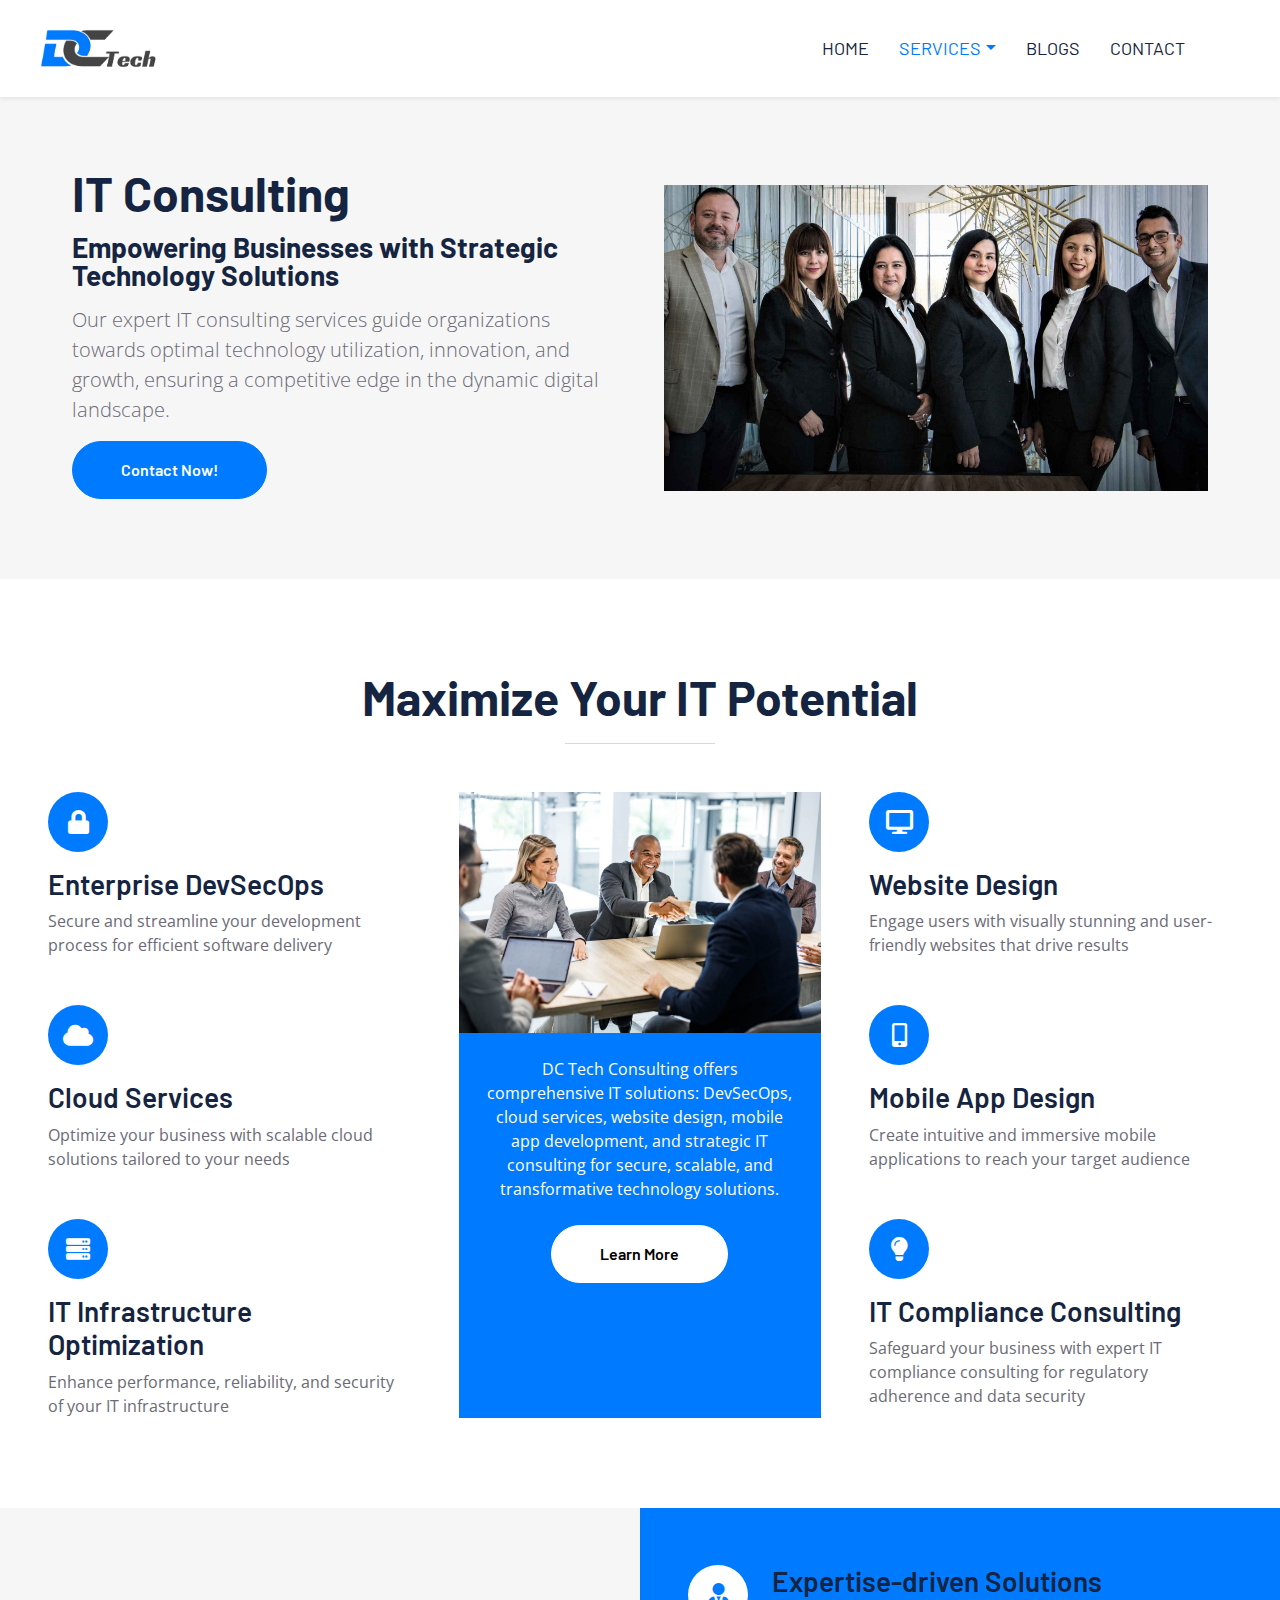
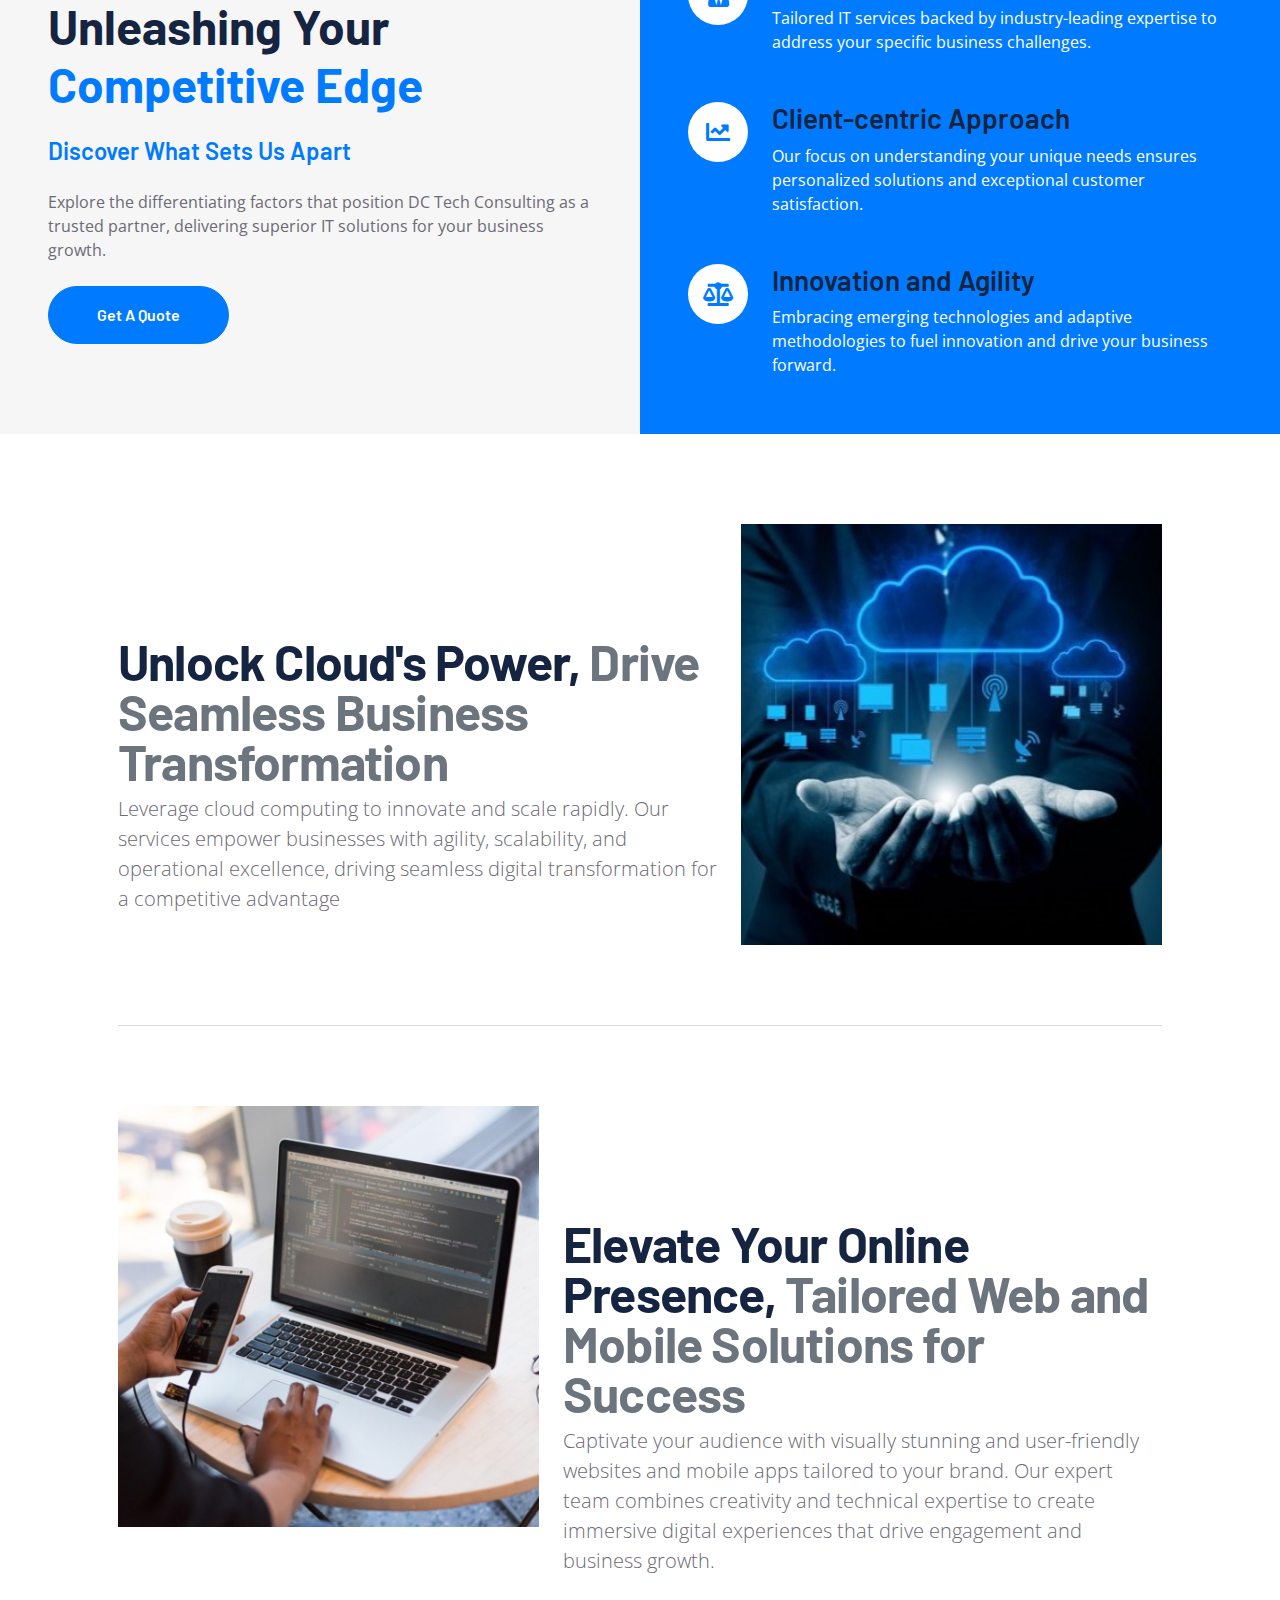
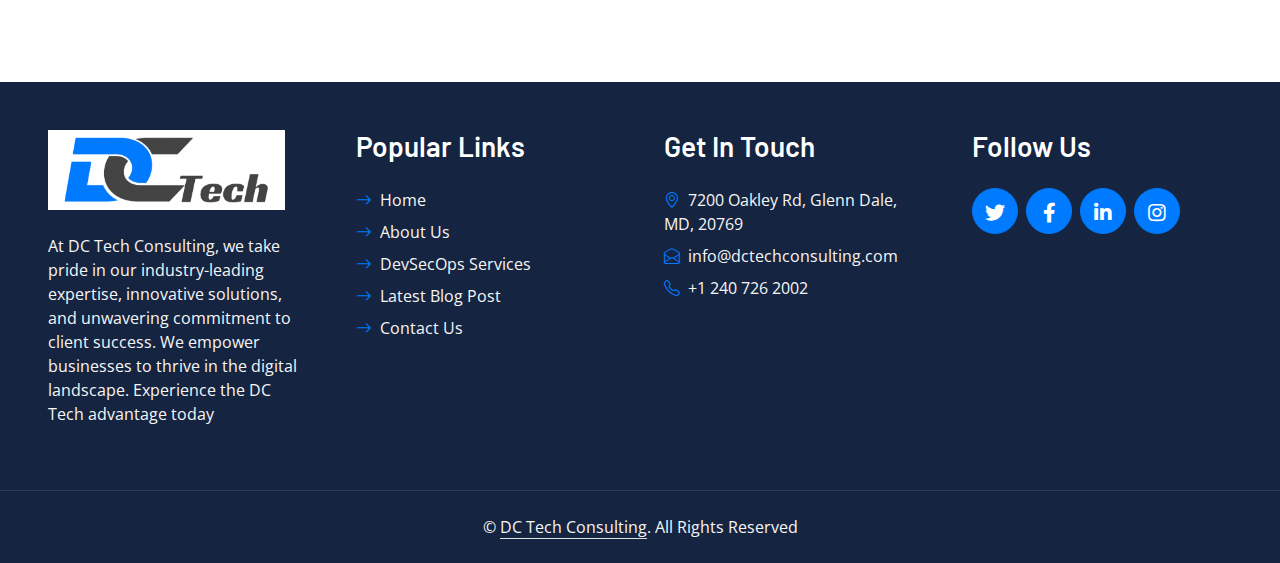
<file: consulting.html>
<!DOCTYPE html>
<html lang="en">

<head>

    <!-- Google Tag Manager -->
    <script>(function (w, d, s, l, i) {
            w[l] = w[l] || []; w[l].push({
                'gtm.start':
                    new Date().getTime(), event: 'gtm.js'
            }); var f = d.getElementsByTagName(s)[0],
                j = d.createElement(s), dl = l != 'dataLayer' ? '&l=' + l : ''; j.async = true; j.src =
                    'https://www.googletagmanager.com/gtm.js?id=' + i + dl; f.parentNode.insertBefore(j, f);
        })(window, document, 'script', 'dataLayer', 'GTM-KKQPWFJ');</script>
    <!-- End Google Tag Manager -->

    <meta charset="utf-8">
    <meta name="robots" content="all" />
    <meta content="width=device-width, initial-scale=1.0" name="viewport">

    <link href="https://dctechconsulting.com/consulting.html" rel="canonical">
    <link href="https://dctechconsulting.com/" rel="home">

    <title>IT Consulting Services | DC Tech Consulting</title>

    <meta content="IT consulting services, digital transformation, strategic technology solutions, business goals"
        name="keywords">
    <meta
        content="Leverage our IT consulting services to drive digital transformation and achieve your business goals. Benefit from our strategic technology expertise."
        name="description">

    <!-- Open Grapg "og" tags -->
    <meta property="og:title" content="IT Consulting Services | DC Tech Consulting">
    <meta property="og:site_name" content="DC Tech Consulting">
    <meta property="og:url" content="https://dctechconsulting.com/consulting.html">
    <meta property="og:description"
        content="Leverage our IT consulting services to drive digital transformation and achieve your business goals. Benefit from our strategic technology expertise.">
    <meta property="og:type" content="website">
    <meta property="og:image" content="https://dctechconsulting.com/img/carousel-1.jpg">

    <!-- Favicon -->
    <link href="img/favicon.ico" rel="icon">

    <!-- Google Web Fonts -->
    <link rel="preconnect" href="https://fonts.googleapis.com">
    <link rel="preconnect" href="https://fonts.gstatic.com" crossorigin>
    <link
        href="https://fonts.googleapis.com/css2?family=Barlow:wght@500;600;700&family=Open+Sans:wght@400;600&display=swap"
        rel="stylesheet">

    <!-- Icon Font Stylesheet -->
    <link href="https://cdnjs.cloudflare.com/ajax/libs/font-awesome/5.10.0/css/all.min.css" rel="stylesheet">
    <link href="https://cdn.jsdelivr.net/npm/bootstrap-icons@1.4.1/font/bootstrap-icons.css" rel="stylesheet">

    <!-- Libraries Stylesheet -->
    <link href="lib/owlcarousel/assets/owl.carousel.min.css" rel="stylesheet">

    <!-- Customized Bootstrap Stylesheet -->
    <link href="css/bootstrap.min.css" rel="stylesheet">

    <!-- Template Stylesheet -->
    <link href="css/style.css" rel="stylesheet">
    <link href="css/utility.css" rel="stylesheet">
</head>

<body>

    <!-- Google Tag Manager (noscript) -->
    <noscript><iframe src="https://www.googletagmanager.com/ns.html?id=GTM-KKQPWFJ" height="0" width="0"
            style="display:none;visibility:hidden"></iframe></noscript>
    <!-- End Google Tag Manager (noscript) -->

    <!--Start of Tawk.to Script-->
    <script type="text/javascript">
        var Tawk_API = Tawk_API || {}, Tawk_LoadStart = new Date();
        (function () {
            var s1 = document.createElement("script"), s0 = document.getElementsByTagName("script")[0];
            s1.async = true;
            s1.src = 'https://embed.tawk.to/647eebe994cf5d49dc5c0f70/1h27sj2a0';
            s1.charset = 'UTF-8';
            s1.setAttribute('crossorigin', '*');
            s0.parentNode.insertBefore(s1, s0);
        })();
    </script>
    <!--End of Tawk.to Script-->


    <div>

        <!-- Navbar Start -->
        <nav class="navbar navbar-expand-lg bg-white navbar-light shadow-sm ps-0 pe-5 py-3 py-lg-0">
            <a href="index.html" class="navbar-brand ms-0 p-0">
                <!-- <h1 class="m-0 text-uppercase text-primary"><i class="far fa-smile text-primary me-2"></i>consult</h1> -->
                <div class="logo">
                    <a href="./" class="scrollto"><img src="./img/DCtech.png" class="img-fluid float-left"
                            alt="DC Tech Solutions Logo"></a>
                </div>
            </a>
            <button class="navbar-toggler ms-auto" type="button" data-bs-toggle="collapse"
                data-bs-target="#navbarCollapse">
                <span class="navbar-toggler-icon"></span>
            </button>
            <div class="collapse navbar-collapse" id="navbarCollapse">
                <div class="navbar-nav ms-auto px-5 me-n3">
                    <a href="index.html" class="nav-item nav-link">Home</a>
                    <div class="nav-item dropdown">
                        <a href="#" class="nav-link dropdown-toggle active" data-bs-toggle="dropdown">Services</a>
                        <div class="dropdown-menu m-0">
                            <a href="devsecops.html" class="dropdown-item">DevSecOps</a>
                            <a href="consulting.html" class="dropdown-item active">IT Consulting</a>
                            <a href="training.html" class="dropdown-item">Training</a>
                        </div>
                    </div>
                    <a href="blog.html" class="nav-item nav-link">Blogs</a>
                    <a href="contact.html" class="nav-item nav-link">Contact</a>
                </div>
            </div>
        </nav>
        <!-- Navbar End -->


        <!-- Page Header Start -->
        <div class="container-fluid col-xxl-12 px-4 py-4 bg-secondary">
            <div class="row flex-lg-row-reverse align-items-center g-5 py-5 px-5">
                <div class="col-10 col-sm-8 col-lg-6 mx-auto">
                    <img src="./img/carousel-1.jpg" class="d-block mx-lg-auto img-fluid" alt="Bootstrap Themes"
                        width="900" height="500" loading="lazy">
                </div>
                <div class="col-lg-6">
                    <h1 class="display-5 fw-bold lh-1 mb-3">IT Consulting</h1>
                    <h3 class="display-7 fw-bold lh-1 mb-3">Empowering Businesses with Strategic Technology Solutions
                    </h3>
                    <p class="lead">Our expert IT consulting services guide organizations towards optimal technology
                        utilization, innovation, and growth, ensuring a competitive edge in the dynamic digital
                        landscape.
                    </p>
                    <div class="d-grid gap-2 d-md-flex justify-content-md-start">
                        <a href="./contact.html" class="btn btn-primary py-md-3 px-md-5 rounded-pill mb-2">Contact
                            Now!</a>
                    </div>
                </div>
            </div>
        </div>
        <!-- Page Header End -->


        <!-- Features Start -->
        <div class="container-fluid py-6 px-5">
            <div class="text-center mx-auto mb-5" style="max-width: 600px;">
                <h1 class="display-5 mb-0">Maximize Your IT Potential</h1>
                <hr class="w-25 mx-auto bg-primary">
            </div>
            <div class="row g-5">
                <div class="col-lg-4">
                    <div class="row g-5">
                        <div class="col-12">
                            <div class="bg-primary rounded-circle d-flex align-items-center justify-content-center mb-3"
                                style="width: 60px; height: 60px;">
                                <i class="fa fa-lock fs-4 text-white"></i>
                            </div>
                            <h3>Enterprise DevSecOps</h3>
                            <p class="mb-0">Secure and streamline your development process for efficient software
                                delivery
                            </p>
                        </div>
                        <div class="col-12">
                            <div class="bg-primary rounded-circle d-flex align-items-center justify-content-center mb-3"
                                style="width: 60px; height: 60px;">
                                <i class="fa fa-cloud fs-4 text-white"></i>
                            </div>
                            <h3>Cloud Services</h3>
                            <p class="mb-0">Optimize your business with scalable cloud solutions tailored to your needs
                            </p>
                        </div>
                        <div class="col-12">
                            <div class="bg-primary rounded-circle d-flex align-items-center justify-content-center mb-3"
                                style="width: 60px; height: 60px;">
                                <i class="fa fa-server fs-4 text-white"></i>
                            </div>
                            <h3>IT Infrastructure Optimization</h3>
                            <p class="mb-0">Enhance performance, reliability, and security of your IT infrastructure</p>
                        </div>
                    </div>
                </div>
                <div class="col-lg-4">
                    <div class="d-block bg-primary h-100 text-center">
                        <img class="img-fluid" src="img/consulting-feature.jpg" alt="DC Tech Consulting Feature Image">
                        <div class="p-4">
                            <p class="text-white mb-4">DC Tech Consulting offers comprehensive IT solutions: DevSecOps,
                                cloud services, website design, mobile app development, and strategic IT consulting for
                                secure, scalable, and transformative technology solutions.</p>
                            <a href="" class="btn btn-light py-md-3 px-md-5 rounded-pill mb-2">Learn More</a>
                        </div>
                    </div>
                </div>
                <div class="col-lg-4">
                    <div class="row g-5">
                        <div class="col-12">
                            <div class="bg-primary rounded-circle d-flex align-items-center justify-content-center mb-3"
                                style="width: 60px; height: 60px;">
                                <i class="fa fa-desktop fs-4 text-white"></i>
                            </div>
                            <h3>Website Design</h3>
                            <p class="mb-0">Engage users with visually stunning and user-friendly websites that drive
                                results</p>
                        </div>
                        <div class="col-12">
                            <div class="bg-primary rounded-circle d-flex align-items-center justify-content-center mb-3"
                                style="width: 60px; height: 60px;">
                                <i class="fa fa-mobile-alt fs-4 text-white"></i>
                            </div>
                            <h3>Mobile App Design</h3>
                            <p class="mb-0">Create intuitive and immersive mobile applications to reach your target
                                audience
                            </p>
                        </div>
                        <div class="col-12">
                            <div class="bg-primary rounded-circle d-flex align-items-center justify-content-center mb-3"
                                style="width: 60px; height: 60px;">
                                <i class="fa fa-lightbulb fs-4 text-white"></i>
                            </div>
                            <h3>IT Compliance Consulting</h3>
                            <p class="mb-0">Safeguard your business with expert IT compliance consulting for regulatory
                                adherence and data security</p>
                        </div>
                    </div>
                </div>
            </div>
        </div>
        <!-- Features Start -->


        <!-- Differentiator Start -->
        <div class="container-fluid bg-secondary p-0">
            <div class="row g-0">
                <div class="col-lg-6 py-6 px-5">
                    <h1 class="display-5 mb-4">Unleashing Your <span class="text-primary">Competitive Edge</span></h1>
                    <h4 class="text-primary mb-4">Discover What Sets Us Apart</h4>
                    <p class="mb-4">Explore the differentiating factors that position DC Tech Consulting as a trusted
                        partner, delivering superior IT solutions for your business growth.</p>
                    <a href="" class="btn btn-primary py-md-3 px-md-5 rounded-pill">Get A Quote</a>
                </div>
                <div class="col-lg-6">
                    <div class="h-100 d-flex flex-column justify-content-center bg-primary p-5">
                        <div class="d-flex text-white mb-5">
                            <div class="d-flex flex-shrink-0 align-items-center justify-content-center bg-white text-primary rounded-circle mx-auto mb-4"
                                style="width: 60px; height: 60px;">
                                <i class="fa fa-user-tie fs-4"></i>
                            </div>
                            <div class="ps-4">
                                <h3>Expertise-driven Solutions</h3>
                                <p class="mb-0">Tailored IT services backed by industry-leading expertise to address
                                    your
                                    specific business challenges.</p>
                            </div>
                        </div>
                        <div class="d-flex text-white mb-5">
                            <div class="d-flex flex-shrink-0 align-items-center justify-content-center bg-white text-primary rounded-circle mx-auto mb-4"
                                style="width: 60px; height: 60px;">
                                <i class="fa fa-chart-line fs-4"></i>
                            </div>
                            <div class="ps-4">
                                <h3>Client-centric Approach</h3>
                                <p class="mb-0">Our focus on understanding your unique needs ensures personalized
                                    solutions
                                    and exceptional customer satisfaction.</p>
                            </div>
                        </div>
                        <div class="d-flex text-white">
                            <div class="d-flex flex-shrink-0 align-items-center justify-content-center bg-white text-primary rounded-circle mx-auto mb-4"
                                style="width: 60px; height: 60px;">
                                <i class="fa fa-balance-scale fs-4"></i>
                            </div>
                            <div class="ps-4">
                                <h3>Innovation and Agility</h3>
                                <p class="mb-0">Embracing emerging technologies and adaptive methodologies to fuel
                                    innovation and drive your business forward.</p>
                            </div>
                        </div>
                    </div>
                </div>
            </div>
        </div>
        <!-- Differentiator End -->


        <!-- Text and Image Start -->
        <div class="container pt-6 px-5 ps-5">
            <div class="row featurette">
                <div class="col-md-7">
                    <h2 class="featurette-heading">Unlock Cloud's Power, <span class="text-muted">Drive Seamless
                            Business
                            Transformation</span></h2>
                    <p class="lead">Leverage cloud computing to innovate and scale rapidly. Our services empower
                        businesses
                        with agility, scalability, and operational excellence, driving seamless digital transformation
                        for a
                        competitive advantage</p>
                </div>
                <div class="col-md-5">
                    <img class="img-fluid" width="500" height="500" src="/img/consulting1.jpg"
                        preserveAspectRatio="xMidYMid slice" focusable="false">
                </div>
            </div>
        </div>

        <div class="container px-5 pb-6">
            <hr class="featurette-divider">

            <div class="row featurette">
                <div class="col-md-7 order-md-2">
                    <h2 class="featurette-heading">Elevate Your Online Presence, <span class="text-muted">Tailored Web
                            and
                            Mobile Solutions for Success</span></h2>
                    <p class="lead">Captivate your audience with visually stunning and user-friendly websites and mobile
                        apps tailored to your brand. Our expert team combines creativity and technical expertise to
                        create
                        immersive digital experiences that drive engagement and business growth.</p>
                </div>
                <div class="col-md-5 order-md-1">
                    <img class="bd-placeholder-img bd-placeholder-img-lg featurette-image img-fluid my-auto"
                        src="/img/consulting2.jpg">
                </div>
            </div>
        </div>
        <!-- Text and Image End -->


        <!-- Footer Start -->
        <div class="container-fluid bg-dark text-secondary p-5">
            <div class="row g-5">
                <div class="col-lg-3 col-md-6">
                    <h3 class="text-white mb-4"><img src="./img/DCtech.png" class="img-fluid float-left"
                            alt="DC Tech Solutions Logo" style="height: 80px;"></h3>
                    <div class="d-flex flex-column justify-content-start">
                        <p>
                            At DC Tech Consulting, we take pride in our industry-leading expertise, innovative
                            solutions,
                            and unwavering commitment to client success. We empower businesses to thrive in the digital
                            landscape. Experience
                            the DC Tech advantage today</p>
                    </div>
                </div>
                <div class="col-lg-3 col-md-6">
                    <h3 class="text-white mb-4">Popular Links</h3>
                    <div class="d-flex flex-column justify-content-start">
                        <a class="text-secondary mb-2" href="./"><i
                                class="bi bi-arrow-right text-primary me-2"></i>Home</a>
                        <a class="text-secondary mb-2" href="./#about-us"><i
                                class="bi bi-arrow-right text-primary me-2"></i>About
                            Us</a>
                        <a class="text-secondary mb-2" href="./devsecops.html"><i
                                class="bi bi-arrow-right text-primary me-2"></i>DevSecOps
                            Services</a>
                        <a class="text-secondary mb-2" href="./blog.html"><i
                                class="bi bi-arrow-right text-primary me-2"></i>Latest
                            Blog Post</a>
                        <a class="text-secondary" href="./contact.html"><i
                                class="bi bi-arrow-right text-primary me-2"></i>Contact Us</a>
                    </div>
                </div>
                <div class="col-lg-3 col-md-6">
                    <h3 class="text-white mb-4">Get In Touch</h3>
                    <p class="mb-2"><i class="bi bi-geo-alt text-primary me-2"></i>7200 Oakley Rd, Glenn Dale, MD, 20769
                    </p>
                    <p class="mb-2"><i class="bi bi-envelope-open text-primary me-2"></i>info@dctechconsulting.com</p>
                    <p class="mb-0"><i class="bi bi-telephone text-primary me-2"></i>+1 240 726 2002</p>
                </div>
                <div class="col-lg-3 col-md-6">
                    <h3 class="text-white mb-4">Follow Us</h3>
                    <div class="d-flex">
                        <a class="btn btn-lg btn-primary btn-lg-square rounded-circle me-2"
                            href="https://twitter.com/dctech_"><i class="fab fa-twitter fw-normal"></i></a>
                        <a class="btn btn-lg btn-primary btn-lg-square rounded-circle me-2"
                            href="https://www.facebook.com/people/DC-Tech-Consulting/100093160371063/"><i
                                class="fab fa-facebook-f fw-normal"></i></a>
                        <a class="btn btn-lg btn-primary btn-lg-square rounded-circle me-2"
                            href="https://www.linkedin.com/company/dctech-consulting"><i
                                class="fab fa-linkedin-in fw-normal"></i></a>
                        <a class="btn btn-lg btn-primary btn-lg-square rounded-circle"
                            href="https://www.instagram.com/dctech_consulting/"><i
                                class="fab fa-instagram fw-normal"></i></a>
                    </div>
                </div>
            </div>
        </div>
        <div class="container-fluid bg-dark text-secondary text-center border-top py-4 px-5"
            style="border-color: rgba(256, 256, 256, .1) !important;">
            <p class="m-0">&copy; <a class="text-secondary border-bottom" href="https://dctechconsulting.com/">DC Tech
                    Consulting</a>. All Rights
                Reserved</p>
        </div>
        <!-- Footer End -->


        <!-- Back to Top -->
        <a href="#" class="btn btn-lg btn-primary btn-lg-square rounded-circle back-to-top"><i
                class="bi bi-arrow-up"></i></a>


        <!-- JavaScript Libraries -->
        <script src="https://code.jquery.com/jquery-3.4.1.min.js"></script>
        <script src="https://cdn.jsdelivr.net/npm/bootstrap@5.0.0/dist/js/bootstrap.bundle.min.js"></script>
        <script src="lib/easing/easing.min.js"></script>
        <script src="lib/waypoints/waypoints.min.js"></script>
        <script src="lib/owlcarousel/owl.carousel.min.js"></script>

        <!-- Template Javascript -->
        <script src="js/main.js"></script>
</body>

</html>
</file>
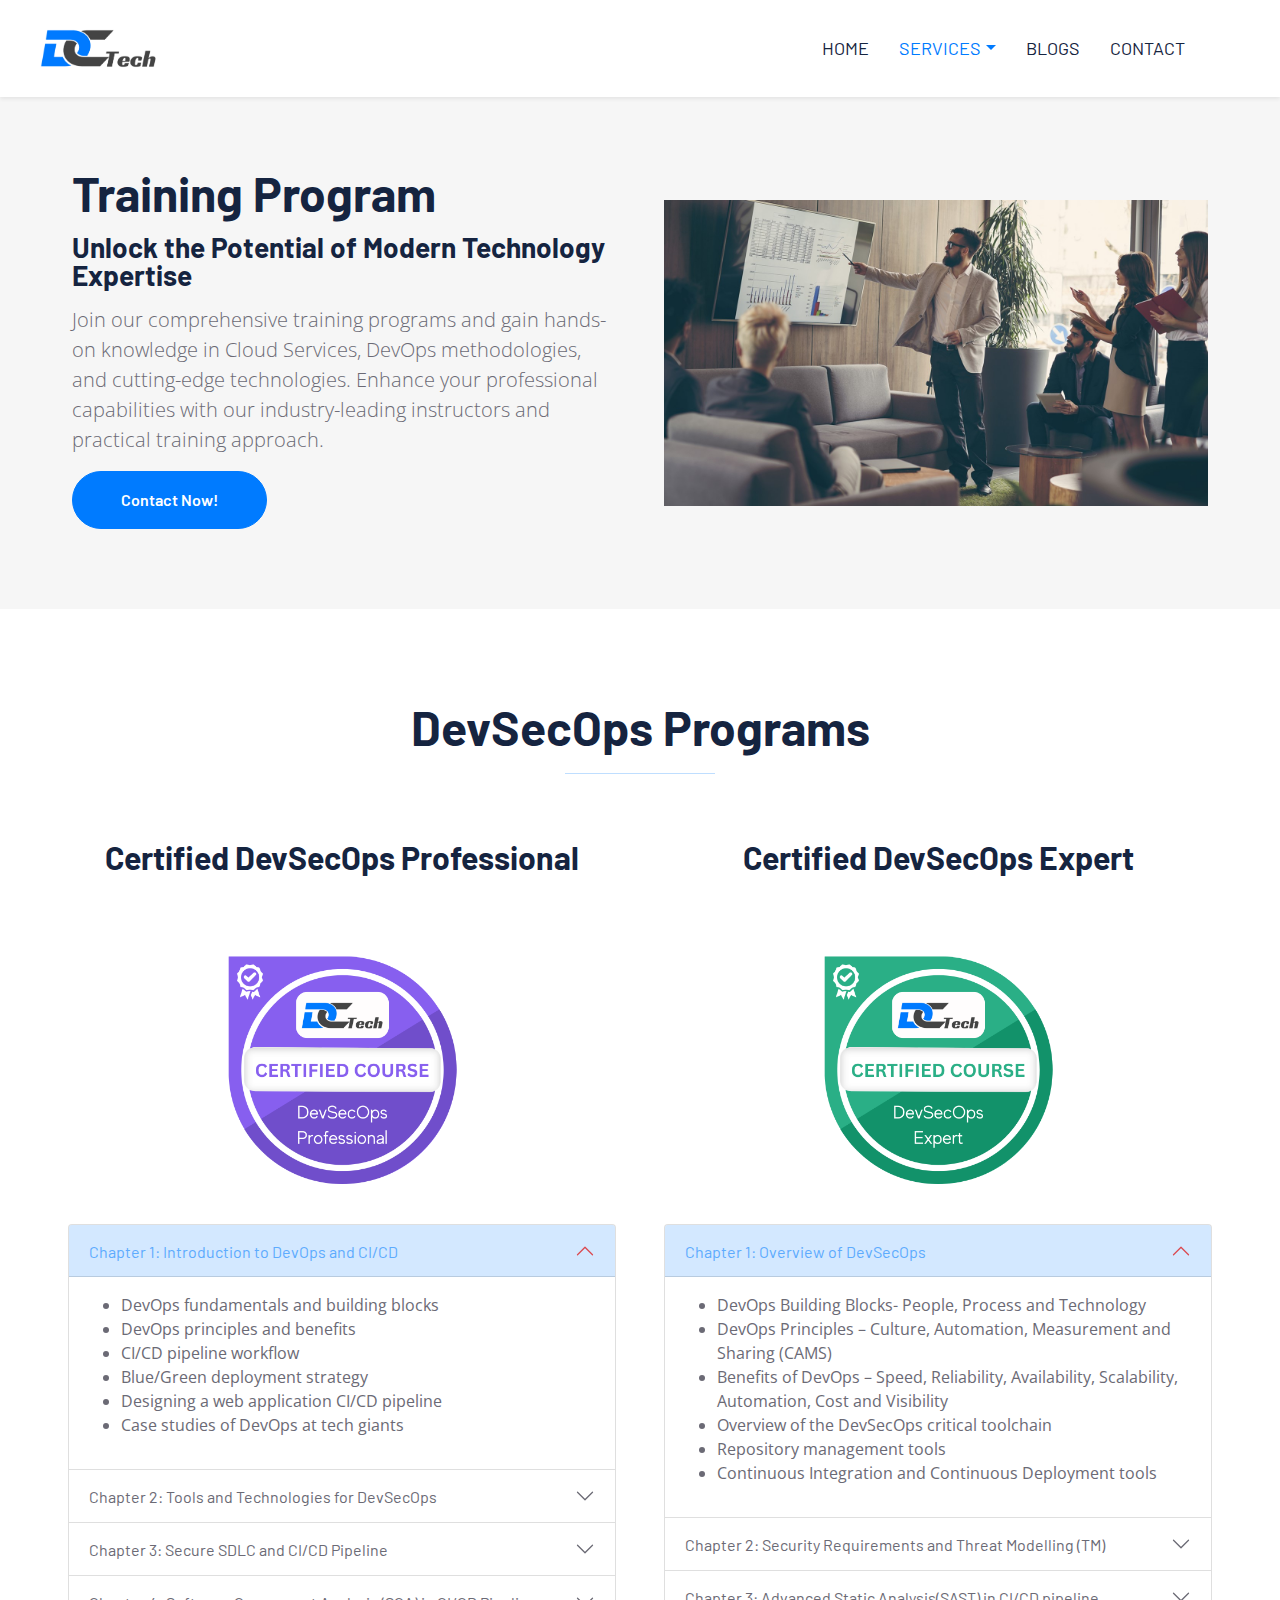
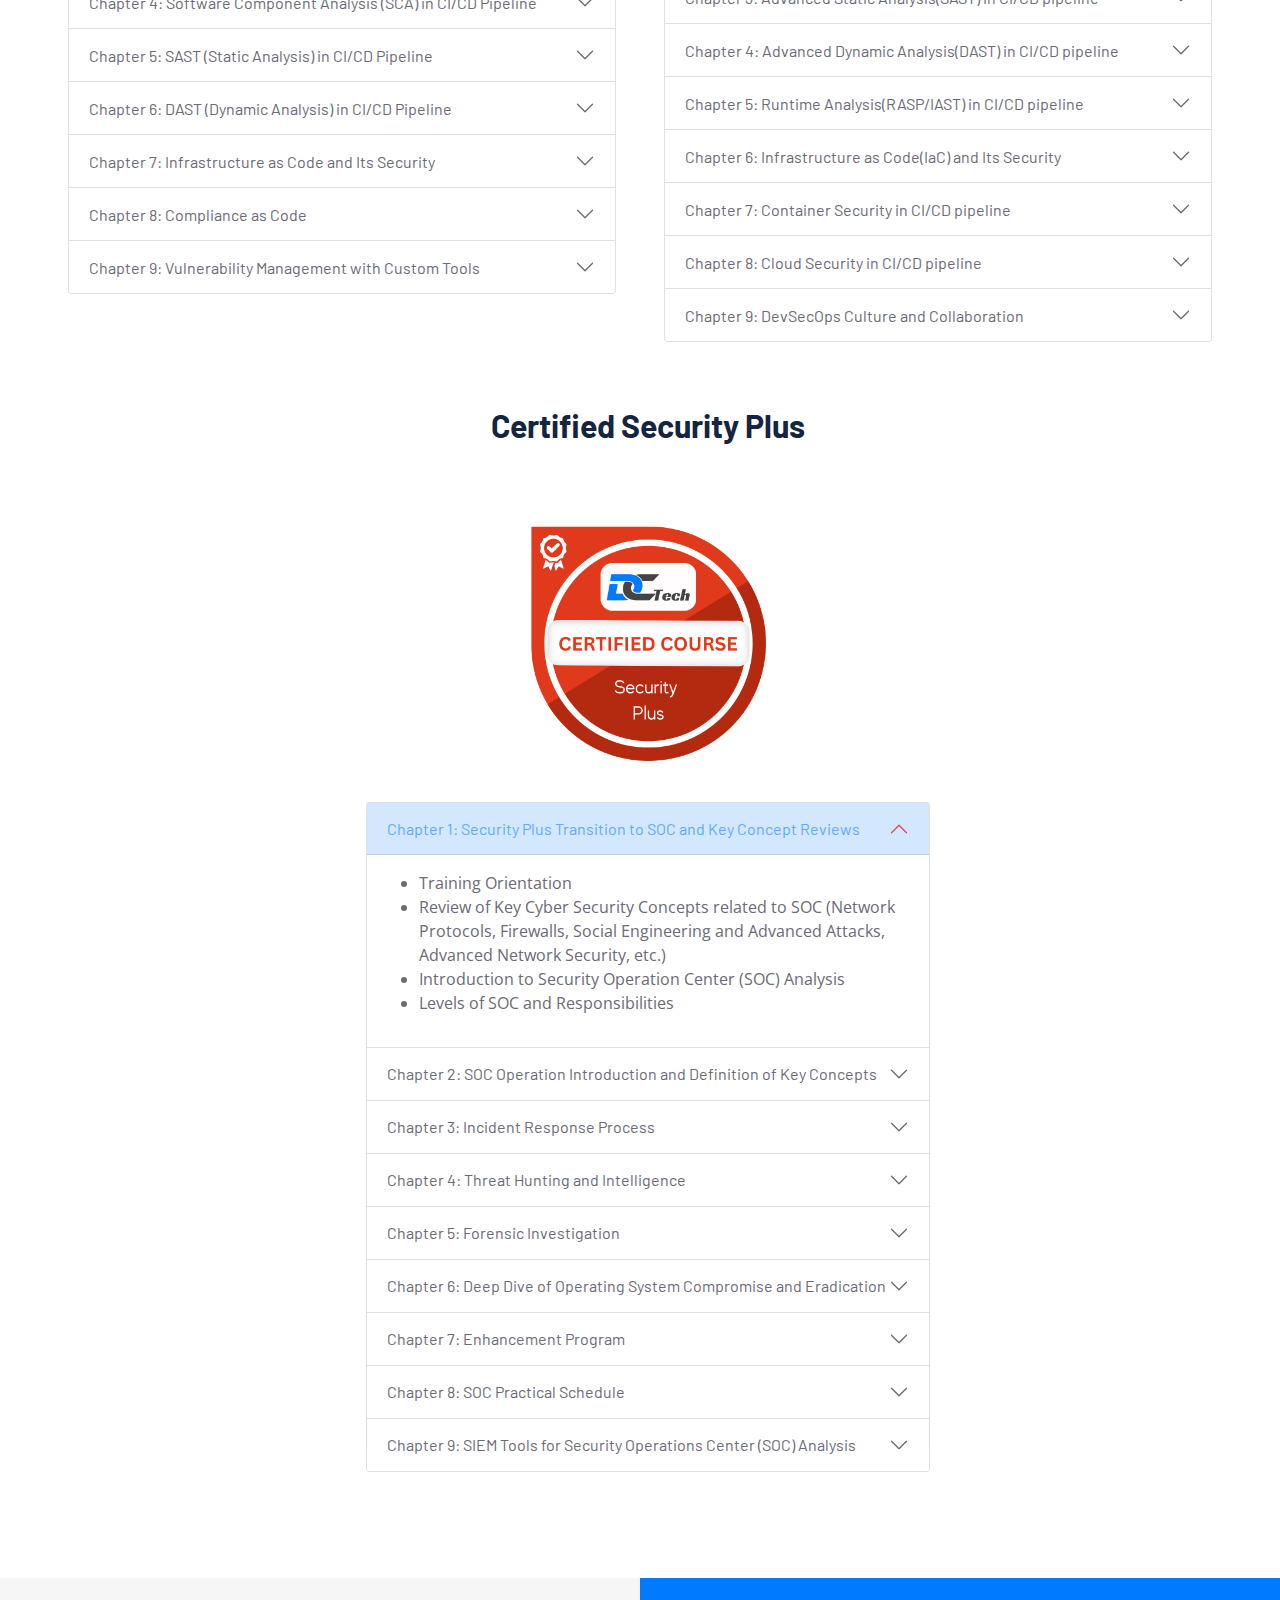
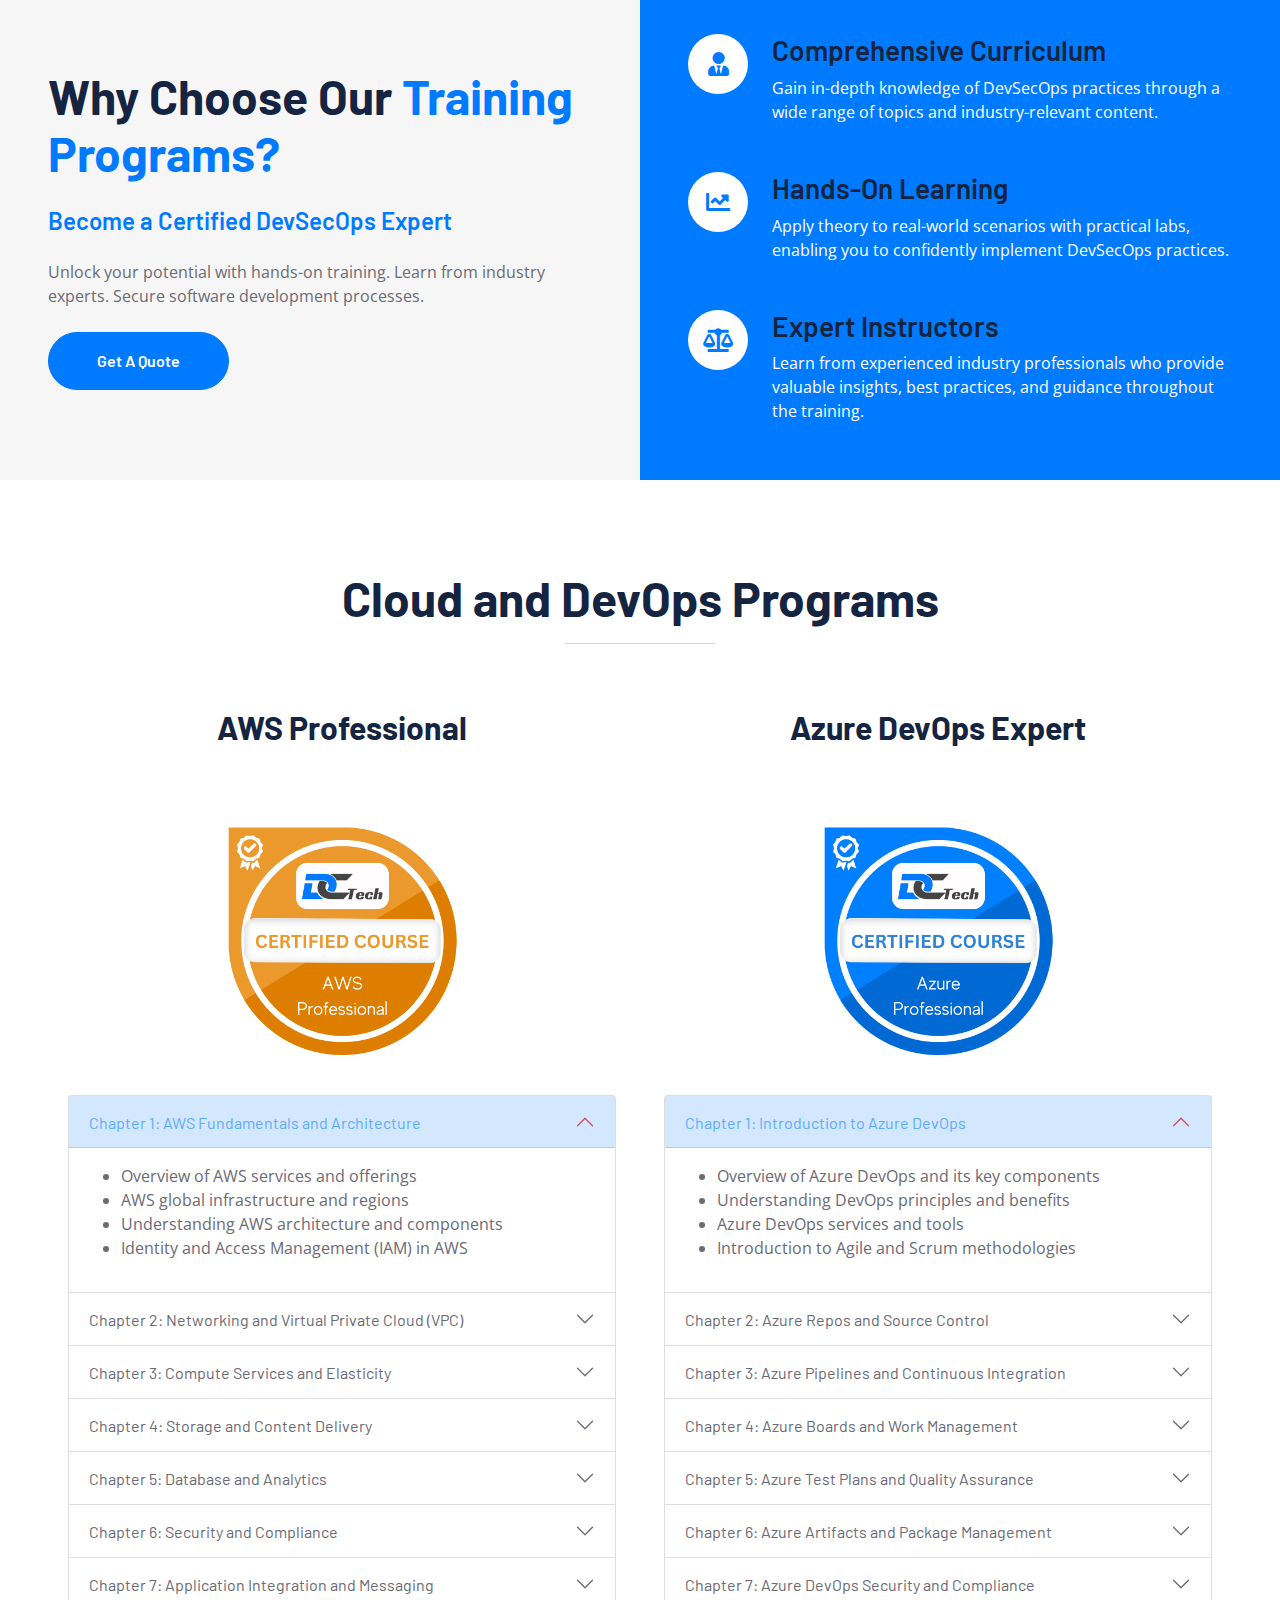
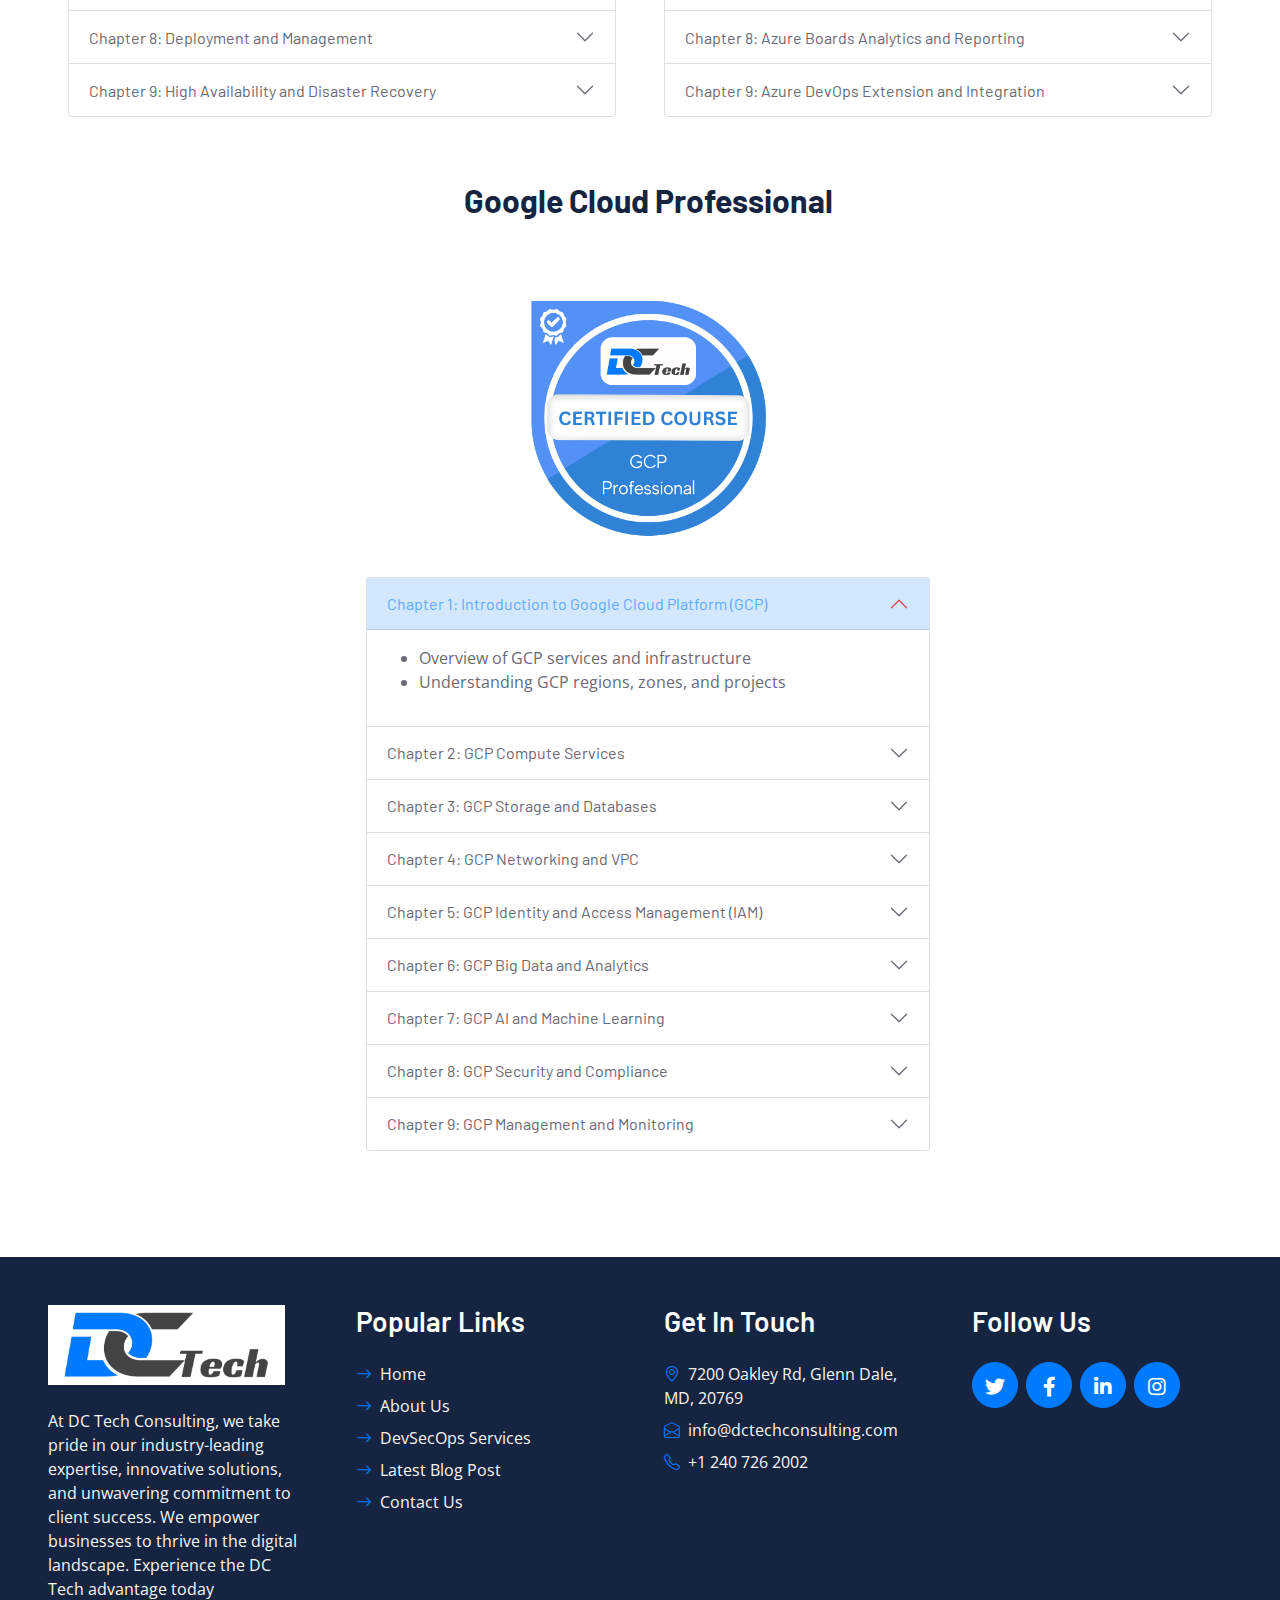
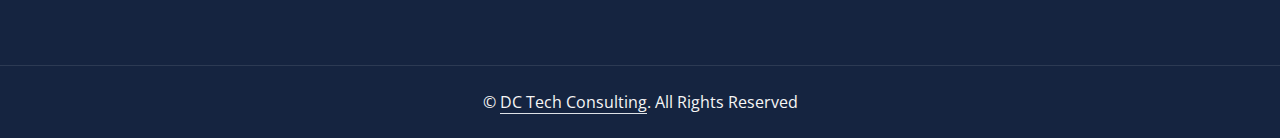
<file: training.html>
<!DOCTYPE html>
<html lang="en">

<head>

    <!-- Google Tag Manager -->
    <script>(function (w, d, s, l, i) {
            w[l] = w[l] || []; w[l].push({
                'gtm.start':
                    new Date().getTime(), event: 'gtm.js'
            }); var f = d.getElementsByTagName(s)[0],
                j = d.createElement(s), dl = l != 'dataLayer' ? '&l=' + l : ''; j.async = true; j.src =
                    'https://www.googletagmanager.com/gtm.js?id=' + i + dl; f.parentNode.insertBefore(j, f);
        })(window, document, 'script', 'dataLayer', 'GTM-KKQPWFJ');</script>
    <!-- End Google Tag Manager -->

    <meta charset="utf-8">
    <meta name="robots" content="all" />
    <meta content="width=device-width, initial-scale=1.0" name="viewport">

    <link href="https://dctechconsulting.com/training.html" rel="canonical">
    <link href="https://dctechconsulting.com/" rel="home">

    <title>Technology Training Programs | DC Tech Consulting</title>

    <meta content="technology training programs, DevSecOps training, IT best practices, skill enhancement"
        name="keywords">
    <meta
        content="Upgrade your skills with our technology training programs. Gain in-depth knowledge and hands-on experience in areas like DevSecOps and IT best practices."
        name="description">

    <!-- Open Grapg "og" tags -->
    <meta property="og:title" content="Technology Training Programs | DC Tech Consulting">
    <meta property="og:site_name" content="DC Tech Consulting">
    <meta property="og:url" content="https://dctechconsulting.com/training.html">
    <meta property="og:description"
        content="Upgrade your skills with our technology training programs. Gain in-depth knowledge and hands-on experience in areas like DevSecOps and IT best practices.">
    <meta property="og:type" content="website">
    <meta property="og:image" content="https://dctechconsulting.com/img/training.jpg">

    <!-- Favicon -->
    <link href="img/favicon.ico" rel="icon">

    <!-- Google Web Fonts -->
    <link rel="preconnect" href="https://fonts.googleapis.com">
    <link rel="preconnect" href="https://fonts.gstatic.com" crossorigin>
    <link
        href="https://fonts.googleapis.com/css2?family=Barlow:wght@500;600;700&family=Open+Sans:wght@400;600&display=swap"
        rel="stylesheet">

    <!-- Icon Font Stylesheet -->
    <link href="https://cdnjs.cloudflare.com/ajax/libs/font-awesome/5.10.0/css/all.min.css" rel="stylesheet">
    <link href="https://cdn.jsdelivr.net/npm/bootstrap-icons@1.4.1/font/bootstrap-icons.css" rel="stylesheet">

    <!-- Libraries Stylesheet -->
    <link href="lib/owlcarousel/assets/owl.carousel.min.css" rel="stylesheet">

    <!-- Customized Bootstrap Stylesheet -->
    <link href="css/bootstrap.min.css" rel="stylesheet">

    <!-- Template Stylesheet -->
    <link href="css/style.css" rel="stylesheet">
    <link href="css/utility.css" rel="stylesheet">
</head>

<body>

    <!-- Google Tag Manager (noscript) -->
    <noscript><iframe src="https://www.googletagmanager.com/ns.html?id=GTM-KKQPWFJ" height="0" width="0"
            style="display:none;visibility:hidden"></iframe></noscript>
    <!-- End Google Tag Manager (noscript) -->

    <!--Start of Tawk.to Script-->
    <script type="text/javascript">
        var Tawk_API = Tawk_API || {}, Tawk_LoadStart = new Date();
        (function () {
            var s1 = document.createElement("script"), s0 = document.getElementsByTagName("script")[0];
            s1.async = true;
            s1.src = 'https://embed.tawk.to/647eebe994cf5d49dc5c0f70/1h27sj2a0';
            s1.charset = 'UTF-8';
            s1.setAttribute('crossorigin', '*');
            s0.parentNode.insertBefore(s1, s0);
        })();
    </script>
    <!--End of Tawk.to Script-->

    <div>
        <!-- Navbar Start -->
        <nav class="navbar navbar-expand-lg bg-white navbar-light shadow-sm ps-0 pe-5 py-3 py-lg-0">
            <a href="index.html" class="navbar-brand ms-0 p-0">
                <!-- <h1 class="m-0 text-uppercase text-primary"><i class="far fa-smile text-primary me-2"></i>consult</h1> -->
                <div class="logo">
                    <a href="./" class="scrollto"><img src="./img/DCtech.png" class="img-fluid float-left"
                            alt="DC Tech Solutions Logo"></a>
                </div>
            </a>
            <button class="navbar-toggler ms-auto" type="button" data-bs-toggle="collapse"
                data-bs-target="#navbarCollapse">
                <span class="navbar-toggler-icon"></span>
            </button>
            <div class="collapse navbar-collapse" id="navbarCollapse">
                <div class="navbar-nav ms-auto px-5 me-n3">
                    <a href="index.html" class="nav-item nav-link">Home</a>
                    <div class="nav-item dropdown">
                        <a href="#" class="nav-link dropdown-toggle active" data-bs-toggle="dropdown">Services</a>
                        <div class="dropdown-menu m-0">
                            <a href="devsecops.html" class="dropdown-item">DevSecOps</a>
                            <a href="consulting.html" class="dropdown-item">IT Consulting</a>
                            <a href="training.html" class="dropdown-item active">Training</a>
                        </div>
                    </div>
                    <a href="blog.html" class="nav-item nav-link">Blogs</a>
                    <a href="contact.html" class="nav-item nav-link">Contact</a>
                </div>
            </div>
        </nav>
        <!-- Navbar End -->


        <!-- Page Header Start -->
        <div class="container-fluid col-xxl-12 px-4 py-4 bg-secondary">
            <div class="row flex-lg-row-reverse align-items-center g-5 py-5 px-5">
                <div class="col-10 col-sm-8 col-lg-6 mx-auto">
                    <img src="./img/training.jpg" class="d-block mx-lg-auto img-fluid" alt="Bootstrap Themes"
                        width="900" height="500" loading="lazy">
                </div>
                <div class="col-lg-6">
                    <h1 class="display-5 fw-bold lh-1 mb-3">Training Program</h1>
                    <h3 class="display-7 fw-bold lh-1 mb-3">Unlock the Potential of Modern Technology Expertise</h3>
                    <p class="lead">Join our comprehensive training programs and gain hands-on knowledge in Cloud
                        Services,
                        DevOps methodologies, and cutting-edge technologies. Enhance your professional capabilities with
                        our
                        industry-leading instructors and practical training approach.
                    </p>
                    <div class="d-grid gap-2 d-md-flex justify-content-md-start">
                        <a href="./contact.html" class="btn btn-primary py-md-3 px-md-5 rounded-pill mb-2">Contact
                            Now!</a>
                    </div>
                </div>
            </div>
        </div>
        <!-- Page Header End -->


        <!-- DevSecOps Courses Start -->
        <div class="container-fluid py-6 px-5">
            <div class="text-center mx-auto mb-3" style="max-width: 600px;">
                <h1 class="display-5 mb-0">DevSecOps Programs</h1>
                <hr class="w-25 mx-auto bg-primary">
            </div>
            <div class="d-md-flex flex-md-equal w-100 my-md-3 ps-md-3">
                <div class="row">
                    <div class="bg-light me-md-3 pt-3 px-3 overflow-hidden col-sm">
                        <div class="my-3 py-3 text-center">
                            <h2 class="display-7">Certified DevSecOps Professional</h2>
                            <!-- <p class="lead">And an even wittier subheading.</p> -->
                        </div>
                        <img src="img/training/cdp-m.png" class="img-fluid">
                        <div class="accordion" id="devsecops-pro">
                            <div class="accordion-item">
                                <h2 class="accordion-header" id="headingOne">
                                    <button class="accordion-button" type="button" data-bs-toggle="collapse"
                                        data-bs-target="#devsecops-pro-ch-1" aria-expanded="true"
                                        aria-controls="devsecops-pro-ch-1">
                                        Chapter 1: Introduction to DevOps and CI/CD
                                    </button>
                                </h2>
                                <div id="devsecops-pro-ch-1" class="accordion-collapse collapse show"
                                    aria-labelledby="headingOne" data-bs-parent="#devsecops-pro">
                                    <div class="accordion-body">
                                        <ul>
                                            <li>DevOps fundamentals and building blocks</li>
                                            <li>DevOps principles and benefits</li>
                                            <li>CI/CD pipeline workflow</li>
                                            <li>Blue/Green deployment strategy</li>
                                            <li>Designing a web application CI/CD pipeline</li>
                                            <li>Case studies of DevOps at tech giants</li>
                                        </ul>
                                    </div>
                                </div>
                            </div>
                            <div class="accordion-item">
                                <h2 class="accordion-header" id="headingTwo">
                                    <button class="accordion-button collapsed" type="button" data-bs-toggle="collapse"
                                        data-bs-target="#devsecops-pro-ch-2" aria-expanded="false"
                                        aria-controls="devsecops-pro-ch-2">
                                        Chapter 2: Tools and Technologies for DevSecOps
                                    </button>
                                </h2>
                                <div id="devsecops-pro-ch-2" class="accordion-collapse collapse"
                                    aria-labelledby="headingTwo" data-bs-parent="#devsecops-pro">
                                    <div class="accordion-body">
                                        <ul>
                                            <li>Gitlab/Github</li>
                                            <li>Docker</li>
                                            <li>Gitlab CI/Github Actions/Circle CI/Jenkins/Travis</li>
                                            <li>OWASP ZAP</li>
                                            <li>Ansible</li>
                                            <li>Inspec</li>
                                        </ul>
                                    </div>
                                </div>
                            </div>

                            <div class="accordion-item">
                                <h2 class="accordion-header" id="headingThree">
                                    <button class="accordion-button collapsed" type="button" data-bs-toggle="collapse"
                                        data-bs-target="#devsecops-pro-ch-3" aria-expanded="false"
                                        aria-controls="devsecops-pro-ch-3">
                                        Chapter 3: Secure SDLC and CI/CD Pipeline
                                    </button>
                                </h2>
                                <div id="devsecops-pro-ch-3" class="accordion-collapse collapse"
                                    aria-labelledby="headingThree" data-bs-parent="#devsecops-pro">
                                    <div class="accordion-body">
                                        <ul>
                                            <li>Secure SDLC overview</li>
                                            <li>Security requirements</li>
                                            <li>Threat modeling</li>
                                            <li>Static analysis and secure by default</li>
                                            <li>Dynamic analysis</li>
                                            <li>OS and web/application hardening</li>
                                            <li>Security monitoring and compliance</li>
                                            <li>DevSecOps Maturity Model</li>
                                        </ul>
                                    </div>
                                </div>
                            </div>

                            <div class="accordion-item">
                                <h2 class="accordion-header" id="headingFour">
                                    <button class="accordion-button collapsed" type="button" data-bs-toggle="collapse"
                                        data-bs-target="#devsecops-pro-ch-4" aria-expanded="false"
                                        aria-controls="devsecops-pro-ch-4">
                                        Chapter 4: Software Component Analysis (SCA) in CI/CD Pipeline
                                    </button>
                                </h2>
                                <div id="devsecops-pro-ch-4" class="accordion-collapse collapse"
                                    aria-labelledby="headingFour" data-bs-parent="#devsecops-pro">
                                    <div class="accordion-body">
                                        <ul>
                                            <li>Introduction to Software Component Analysis</li>
                                            <li>Challenges in SCA</li>
                                            <li>SCA tools and their selection</li>
                                            <li>Embedding SCA tools in the pipeline</li>
                                        </ul>
                                    </div>
                                </div>
                            </div>

                            <div class="accordion-item">
                                <h2 class="accordion-header" id="headingFive">
                                    <button class="accordion-button collapsed" type="button" data-bs-toggle="collapse"
                                        data-bs-target="#devsecops-pro-ch-5" aria-expanded="false"
                                        aria-controls="devsecops-pro-ch-5">
                                        Chapter 5: SAST (Static Analysis) in CI/CD Pipeline
                                    </button>
                                </h2>
                                <div id="devsecops-pro-ch-5" class="accordion-collapse collapse"
                                    aria-labelledby="headingFive" data-bs-parent="#devsecops-pro">
                                    <div class="accordion-body">
                                        <ul>
                                            <li>Introduction to Static Application Security Testing (SAST)</li>
                                            <li>Challenges in SAST</li>
                                            <li>Embedding SAST tools in the pipeline</li>
                                            <li>Secrets scanning and custom checks</li>
                                        </ul>
                                    </div>
                                </div>
                            </div>

                            <div class="accordion-item">
                                <h2 class="accordion-header" id="headingSix">
                                    <button class="accordion-button collapsed" type="button" data-bs-toggle="collapse"
                                        data-bs-target="#devsecops-pro-ch-6" aria-expanded="false"
                                        aria-controls="devsecops-pro-ch-6">
                                        Chapter 6: DAST (Dynamic Analysis) in CI/CD Pipeline
                                    </button>
                                </h2>
                                <div id="devsecops-pro-ch-6" class="accordion-collapse collapse"
                                    aria-labelledby="headingSix" data-bs-parent="#devsecops-pro">
                                    <div class="accordion-body">
                                        <ul>
                                            <li>Introduction to Dynamic Application Security Testing (DAST)</li>
                                            <li>Challenges in DAST</li>
                                            <li>Embedding DAST tools in the pipeline</li>
                                            <li>SSL misconfiguration and server misconfiguration testing</li>
                                            <li>Creating baseline scans</li>
                                        </ul>
                                    </div>
                                </div>
                            </div>

                            <div class="accordion-item">
                                <h2 class="accordion-header" id="headingSeven">
                                    <button class="accordion-button collapsed" type="button" data-bs-toggle="collapse"
                                        data-bs-target="#devsecops-pro-ch-7" aria-expanded="false"
                                        aria-controls="devsecops-pro-ch-7">
                                        Chapter 7: Infrastructure as Code and Its Security
                                    </button>
                                </h2>
                                <div id="devsecops-pro-ch-7" class="accordion-collapse collapse"
                                    aria-labelledby="headingSeven" data-bs-parent="#devsecops-pro">
                                    <div class="accordion-body">
                                        <ul>
                                            <li>Introduction to Infrastructure as Code (IaC)</li>
                                            <li>Benefits of Infrastructure as Code</li>
                                            <li>Introduction to Ansible</li>
                                            <li>Push-based and pull-based configuration management systems</li>
                                            <li><strong>Hands-on:</strong> Using Ansible for infrastructure management
                                            </li>
                                            <li>Tools and services for Infrastructure as Code</li>
                                        </ul>
                                    </div>
                                </div>
                            </div>

                            <div class="accordion-item">
                                <h2 class="accordion-header" id="headingEight">
                                    <button class="accordion-button collapsed" type="button" data-bs-toggle="collapse"
                                        data-bs-target="#devsecops-pro-ch-8" aria-expanded="false"
                                        aria-controls="devsecops-pro-ch-8">
                                        Chapter 8: Compliance as Code
                                    </button>
                                </h2>
                                <div id="devsecops-pro-ch-8" class="accordion-collapse collapse"
                                    aria-labelledby="headingEight" data-bs-parent="#devsecops-pro">
                                    <div class="accordion-body">
                                        <ul>
                                            <li>Approaches to handle compliance requirements at scale</li>
                                            <li>Using configuration management for compliance</li>
                                            <li>Managing compliance using tools like Inspec/OpenScap</li>
                                            <li><strong>Hands-on:</strong> Creating compliance checks using Inspec
                                                profile
                                            </li>
                                        </ul>
                                    </div>
                                </div>
                            </div>

                            <div class="accordion-item">
                                <h2 class="accordion-header" id="headingNine">
                                    <button class="accordion-button collapsed" type="button" data-bs-toggle="collapse"
                                        data-bs-target="#devsecops-pro-ch-9" aria-expanded="false"
                                        aria-controls="devsecops-pro-ch-9">
                                        Chapter 9: Vulnerability Management with Custom Tools
                                    </button>
                                </h2>
                                <div id="devsecops-pro-ch-9" class="accordion-collapse collapse"
                                    aria-labelledby="headingNine" data-bs-parent="#devsecops-pro">
                                    <div class="accordion-body">
                                        <ul>
                                            <li>Approaches to manage vulnerabilities in the organization</li>
                                            <li><strong>Hands-on:</strong> Using Defect Dojo for vulnerability
                                                management
                                            </li>
                                        </ul>
                                    </div>
                                </div>
                            </div>

                        </div>
                    </div>
                    <div class="bg-light me-md-3 pt-3 px-3 overflow-hidden col-sm">
                        <div class="my-3 py-3 text-center">
                            <h2 class="display-7">Certified DevSecOps Expert</h2>
                            <!-- <p class="lead">And an even wittier subheading.</p> -->
                        </div>
                        <img src="img/training/cde-m.png" class="img-fluid">
                        <div class="accordion" id="devsecops-exp">
                            <div class="accordion-item">
                                <h2 class="accordion-header" id="headingOne">
                                    <button class="accordion-button" type="button" data-bs-toggle="collapse"
                                        data-bs-target="#devsecops-exp-ch-1" aria-expanded="true"
                                        aria-controls="devsecops-exp-ch-1">
                                        Chapter 1: Overview of DevSecOps
                                    </button>
                                </h2>
                                <div id="devsecops-exp-ch-1" class="accordion-collapse collapse show"
                                    aria-labelledby="headingOne" data-bs-parent="#devsecops-exp">
                                    <div class="accordion-body">
                                        <ul>
                                            <li>DevOps Building Blocks- People, Process and Technology</li>
                                            <li>DevOps Principles – Culture, Automation, Measurement and Sharing (CAMS)
                                            </li>
                                            <li>Benefits of DevOps – Speed, Reliability, Availability, Scalability,
                                                Automation, Cost and Visibility</li>
                                            <li>Overview of the DevSecOps critical toolchain</li>
                                            <li>Repository management tools</li>
                                            <li>Continuous Integration and Continuous Deployment tools</li>
                                        </ul>
                                    </div>
                                </div>
                            </div>
                            <div class="accordion-item">
                                <h2 class="accordion-header" id="headingTwo">
                                    <button class="accordion-button collapsed" type="button" data-bs-toggle="collapse"
                                        data-bs-target="#devsecops-exp-ch-2" aria-expanded="false"
                                        aria-controls="devsecops-exp-ch-2">
                                        Chapter 2: Security Requirements and Threat Modelling (TM)
                                    </button>
                                </h2>
                                <div id="devsecops-exp-ch-2" class="accordion-collapse collapse"
                                    aria-labelledby="headingTwo" data-bs-parent="#devsecops-exp">
                                    <div class="accordion-body">
                                        <ul>
                                            <li>What is Threat Modelling?</li>
                                            <li>STRIDE vs DREAD approaches</li>
                                            <li>Threat modeling and its challenges</li>
                                            <li>Classical Threat modeling tools and how they fit in CI/CD pipeline</li>
                                            <li>Hands-On Labs: Automate security requirements as code</li>
                                            <li>Hands-On Labs: Using ThreatSpec to do Threat Modelling as Code</li>
                                        </ul>
                                    </div>
                                </div>
                            </div>
                            <div class="accordion-item">
                                <h2 class="accordion-header" id="headingThree">
                                    <button class="accordion-button collapsed" type="button" data-bs-toggle="collapse"
                                        data-bs-target="#devsecops-exp-ch-3" aria-expanded="false"
                                        aria-controls="devsecops-exp-ch-3">
                                        Chapter 3: Advanced Static Analysis(SAST) in CI/CD pipeline
                                    </button>
                                </h2>
                                <div id="devsecops-exp-ch-3" class="accordion-collapse collapse"
                                    aria-labelledby="headingThree" data-bs-parent="#devsecops-exp">
                                    <div class="accordion-body">
                                        <ul>
                                            <li>Why pre-commit hooks are not a good fit in DevSecOps</li>
                                            <li>Writing custom rules to improve the quality of results</li>
                                            <li>Various approaches to write custom rules in free and paid tools</li>
                                            <li>Regular expressions, Abstract Syntax Trees, Graphs (Data and Control
                                                Flow
                                                analysis)</li>
                                            <li>Hands-On Labs: Writing custom checks in the bandit for your enterprise
                                                applications</li>
                                        </ul>
                                    </div>
                                </div>
                            </div>

                            <div class="accordion-item">
                                <h2 class="accordion-header" id="headingFour">
                                    <button class="accordion-button collapsed" type="button" data-bs-toggle="collapse"
                                        data-bs-target="#devsecops-exp-ch-4" aria-expanded="false"
                                        aria-controls="devsecops-exp-ch-4">
                                        Chapter 4: Advanced Dynamic Analysis(DAST) in CI/CD pipeline
                                    </button>
                                </h2>
                                <div id="devsecops-exp-ch-4" class="accordion-collapse collapse"
                                    aria-labelledby="headingFour" data-bs-parent="#devsecops-exp">
                                    <div class="accordion-body">
                                        <ul>
                                            <li>Embedding DAST tools into the pipeline</li>
                                            <li>Leveraging QA/Performance automation to drive DAST scans</li>
                                            <li>Using Swagger (OpenAPI) and ZAP to scan APIs iteratively</li>
                                            <li>Ways to handle custom authentications for ZAP Scanner</li>
                                            <li>Using Zest Language to provide better coverage for DAST scans</li>
                                            <li>Hands-On Labs: Using ZAP + Selenium + Zest to configure in-depth scans
                                            </li>
                                            <li>Hands-On Labs: Using Burp Suite Pro to configure per
                                                commit/weekly/monthly
                                                scans</li>
                                            <li>Note: Students need to bring their Burp Suite Pro License to use in
                                                CI/CD
                                            </li>
                                        </ul>
                                    </div>
                                </div>
                            </div>

                            <div class="accordion-item">
                                <h2 class="accordion-header" id="headingFive">
                                    <button class="accordion-button collapsed" type="button" data-bs-toggle="collapse"
                                        data-bs-target="#devsecops-exp-ch-5" aria-expanded="false"
                                        aria-controls="devsecops-exp-ch-5">
                                        Chapter 5: Runtime Analysis(RASP/IAST) in CI/CD pipeline
                                    </button>
                                </h2>
                                <div id="devsecops-exp-ch-5" class="accordion-collapse collapse"
                                    aria-labelledby="headingFive" data-bs-parent="#devsecops-exp">
                                    <div class="accordion-body">
                                        <ul>
                                            <li>What is Runtime Analysis Application Security Testing?</li>
                                            <li>Differences between RASP and IAST</li>
                                            <li>Runtime Analysis and challenges</li>
                                            <li>RASP/IAST and its suitability in CI/CD pipeline</li>
                                            <li>Hands-On Labs: A commercial implementation of the IAST tool</li>
                                        </ul>
                                    </div>
                                </div>
                            </div>

                            <div class="accordion-item">
                                <h2 class="accordion-header" id="headingSix">
                                    <button class="accordion-button collapsed" type="button" data-bs-toggle="collapse"
                                        data-bs-target="#devsecops-exp-ch-6" aria-expanded="false"
                                        aria-controls="devsecops-exp-ch-6">
                                        Chapter 6: Infrastructure as Code(IaC) and Its Security
                                    </button>
                                </h2>
                                <div id="devsecops-exp-ch-6" class="accordion-collapse collapse"
                                    aria-labelledby="headingSix" data-bs-parent="#devsecops-exp">
                                    <div class="accordion-body">
                                        <ul>
                                            <li>Configuration management (Ansible, Chef, Puppet)</li>
                                            <li>Infrastructure as Code (Terraform)</li>
                                            <li>Security considerations in IaC</li>
                                            <li>Automated scanning of IaC templates</li>
                                            <li>Hands-On Labs: Integrating security scanning in IaC pipelines</li>
                                            <li>Hands-On Labs: Automating infrastructure security using tools like
                                                Terraform
                                            </li>
                                        </ul>
                                    </div>
                                </div>
                            </div>

                            <div class="accordion-item">
                                <h2 class="accordion-header" id="headingSeven">
                                    <button class="accordion-button collapsed" type="button" data-bs-toggle="collapse"
                                        data-bs-target="#devsecops-exp-ch-7" aria-expanded="false"
                                        aria-controls="devsecops-exp-ch-7">
                                        Chapter 7: Container Security in CI/CD pipeline
                                    </button>
                                </h2>
                                <div id="devsecops-exp-ch-7" class="accordion-collapse collapse"
                                    aria-labelledby="headingSeven" data-bs-parent="#devsecops-exp">
                                    <div class="accordion-body">
                                        <ul>
                                            <li>Containerization (Docker, Kubernetes)</li>
                                            <li>Container security challenges</li>
                                            <li>Container vulnerability scanning</li>
                                            <li>Best practices for securing containerized applications</li>
                                            <li>Hands-On Labs: Scanning container images for vulnerabilities</li>
                                            <li>Hands-On Labs: Implementing security practices for containerized
                                                applications</li>
                                        </ul>
                                    </div>
                                </div>
                            </div>

                            <div class="accordion-item">
                                <h2 class="accordion-header" id="headingEight">
                                    <button class="accordion-button collapsed" type="button" data-bs-toggle="collapse"
                                        data-bs-target="#devsecops-exp-ch-8" aria-expanded="false"
                                        aria-controls="devsecops-exp-ch-8">
                                        Chapter 8: Cloud Security in CI/CD pipeline
                                    </button>
                                </h2>
                                <div id="devsecops-exp-ch-8" class="accordion-collapse collapse"
                                    aria-labelledby="headingEight" data-bs-parent="#devsecops-exp">
                                    <div class="accordion-body">
                                        <ul>
                                            <li>Cloud infrastructure and services (AWS, Azure, Google Cloud)</li>
                                            <li>Cloud security challenges</li>
                                            <li>Securing cloud resources</li>
                                            <li>Identity and Access Management (IAM)</li>
                                            <li>Hands-On Labs: Implementing security controls in cloud deployments</li>
                                        </ul>
                                    </div>
                                </div>
                            </div>

                            <div class="accordion-item">
                                <h2 class="accordion-header" id="headingNine">
                                    <button class="accordion-button collapsed" type="button" data-bs-toggle="collapse"
                                        data-bs-target="#devsecops-exp-ch-9" aria-expanded="false"
                                        aria-controls="devsecops-exp-ch-9">
                                        Chapter 9: DevSecOps Culture and Collaboration
                                    </button>
                                </h2>
                                <div id="devsecops-exp-ch-9" class="accordion-collapse collapse"
                                    aria-labelledby="headingNine" data-bs-parent="#devsecops-exp">
                                    <div class="accordion-body">
                                        <ul>
                                            <li>Creating a DevSecOps culture</li>
                                            <li>Security champions and cross-functional collaboration</li>
                                            <li>Building security into the development process</li>
                                            <li>Building security into the development process</li>
                                            <li>Implementing security training and awareness programs</li>
                                            <li>Collaboration between security, development, and operations teams</li>
                                            <li>Hands-On Labs: Integrating security into the CI/CD workflow</li>
                                        </ul>
                                    </div>
                                </div>
                            </div>
                        </div>
                    </div>
                </div>
            </div>

            <div class="d-md-flex flex-md-equal w-100 my-md-3 ps-md-3">
                <div class="row">
                    <div class="bg-light md-3 pt-3 px-3 overflow-hidden col-sm-2 col-md-2 col-lg-3">
                    </div>
                    <div class="bg-light md-3 pt-3 px-3 overflow-hidden col-sm-8 col-md-8 col-lg-6">
                        <div class="my-3 py-3 text-center">
                            <h2 class="display-7">Certified Security Plus</h2>
                            <!-- <p class="lead">And an even wittier subheading.</p> -->
                        </div>
                        <img src="img/training/csp-m.png" class="img-fluid">
                        <div class="accordion" id="devsecops-csp">
                            <div class="accordion-item">
                                <h2 class="accordion-header" id="headingOne">
                                    <button class="accordion-button" type="button" data-bs-toggle="collapse"
                                        data-bs-target="#devsecops-csp-ch-1" aria-expanded="true"
                                        aria-controls="devsecops-csp-ch-1">
                                        Chapter 1: Security Plus Transition to SOC and Key Concept Reviews
                                    </button>
                                </h2>
                                <div id="devsecops-csp-ch-1" class="accordion-collapse collapse show"
                                    aria-labelledby="headingOne" data-bs-parent="#devsecops-csp">
                                    <div class="accordion-body">
                                        <ul>
                                            <li>Training Orientation</li>
                                            <li>Review of Key Cyber Security Concepts related to SOC (Network Protocols,
                                                Firewalls, Social Engineering and Advanced Attacks, Advanced Network
                                                Security, etc.)</li>
                                            <li>Introduction to Security Operation Center (SOC) Analysis</li>
                                            <li>Levels of SOC and Responsibilities</li>

                                        </ul>
                                    </div>
                                </div>
                            </div>
                            <div class="accordion-item">
                                <h2 class="accordion-header" id="headingTwo">
                                    <button class="accordion-button collapsed" type="button" data-bs-toggle="collapse"
                                        data-bs-target="#devsecops-csp-ch-2" aria-expanded="false"
                                        aria-controls="devsecops-csp-ch-2">
                                        Chapter 2: SOC Operation Introduction and Definition of Key Concepts
                                    </button>
                                </h2>
                                <div id="devsecops-csp-ch-2" class="accordion-collapse collapse"
                                    aria-labelledby="headingTwo" data-bs-parent="#devsecops-csp">
                                    <div class="accordion-body">
                                        <ul>
                                            <li>Essential Terminology</li>
                                            <li>Incident Assignment, Update, and Escalation</li>
                                            <li>Incident and Event Categorization</li>
                                            <li>Third Party Resolution and Escalation</li>
                                            <li>Service Operations and Continuous Service Improvement</li>
                                            <li>Introduction to Incident Response</li>
                                            <li>Introduction to Ticketing Systems (JIRA, Remedy, Service Now, Archer,
                                                etc.)</li>
                                        </ul>
                                    </div>
                                </div>
                            </div>
                            <div class="accordion-item">
                                <h2 class="accordion-header" id="headingThree">
                                    <button class="accordion-button collapsed" type="button" data-bs-toggle="collapse"
                                        data-bs-target="#devsecops-csp-ch-3" aria-expanded="false"
                                        aria-controls="devsecops-csp-ch-3">
                                        Chapter 3: Incident Response Process
                                    </button>
                                </h2>
                                <div id="devsecops-csp-ch-3" class="accordion-collapse collapse"
                                    aria-labelledby="headingThree" data-bs-parent="#devsecops-csp">
                                    <div class="accordion-body">
                                        <ul>
                                            <li>Introduction to the Intrusion Kill Chain Model</li>
                                            <li>Introduction to SIEM Tools</li>
                                            <li>Different SIEM Tools</li>
                                            <li>Splunk Searches and Splunk Enterprise Security (ES)</li>
                                            <li>FireEye Tools and FireEye Alerts Analysis (NX & CM)</li>
                                            <li>IOCs Evaluation and Analysis</li>
                                            <li>Sender’s Email Fingerprinting and Domain Analysis using Open Source
                                                Tools</li>
                                        </ul>
                                    </div>
                                </div>
                            </div>

                            <div class="accordion-item">
                                <h2 class="accordion-header" id="headingFour">
                                    <button class="accordion-button collapsed" type="button" data-bs-toggle="collapse"
                                        data-bs-target="#devsecops-csp-ch-4" aria-expanded="false"
                                        aria-controls="devsecops-csp-ch-4">
                                        Chapter 4: Threat Hunting and Intelligence
                                    </button>
                                </h2>
                                <div id="devsecops-csp-ch-4" class="accordion-collapse collapse"
                                    aria-labelledby="headingFour" data-bs-parent="#devsecops-csp">
                                    <div class="accordion-body">
                                        <ul>
                                            <li>Introduction to Network Intrusion, Investigation, and Analysis of
                                                Network Processes</li>
                                            <li>IP Scanning and Analysis using OSINT</li>
                                            <li>MacAfee Web Gateway Proxy and Web Access Requests Processing</li>
                                            <li>Blocking Malicious IPs, Hashes, Files, Email Addresses, and Domains
                                                (URL)</li>
                                            <li>Cisco Source Fire and Source Fire Alerts</li>
                                            <li>Other SIEM Tools, Alerts, and SOPs</li>
                                            <li>Review of Accidental Disclosure Requests following Standard Operating
                                                Procedure</li>
                                        </ul>
                                    </div>
                                </div>
                            </div>

                            <div class="accordion-item">
                                <h2 class="accordion-header" id="headingFive">
                                    <button class="accordion-button collapsed" type="button" data-bs-toggle="collapse"
                                        data-bs-target="#devsecops-csp-ch-5" aria-expanded="false"
                                        aria-controls="devsecops-csp-ch-5">
                                        Chapter 5: Forensic Investigation
                                    </button>
                                </h2>
                                <div id="devsecops-csp-ch-5" class="accordion-collapse collapse"
                                    aria-labelledby="headingFive" data-bs-parent="#devsecops-csp">
                                    <div class="accordion-body">
                                        <ul>
                                            <li>Introduction to Application Intrusion and Phishing Email Analysis</li>
                                            <li>Malicious Email Alert Analysis</li>
                                            <li>Email Header Analysis</li>
                                            <li>URL (Domain/Link) Scan Tools and Open Sources</li>
                                            <li>DLP Tools and DLP Alerts</li>
                                            <li>FireEye Tools and FireEye Alerts Analysis (ETP, EX & CM)</li>
                                            <li>IRON PORT Tool and IRON PORT Alerts Analysis (WSA & ESA)</li>
                                            <li>Google Admin, Google Vault & Google DLP Alerts and Application
                                                Processing</li>
                                            <li>Tenable Application and OS Vulnerability Processing</li>
                                            <li>Overall Review of Concepts and Practical</li>
                                            <li>Further IOCs Evaluation and Analysis using Open Source Tools</li>
                                        </ul>
                                    </div>
                                </div>
                            </div>

                            <div class="accordion-item">
                                <h2 class="accordion-header" id="headingSix">
                                    <button class="accordion-button collapsed" type="button" data-bs-toggle="collapse"
                                        data-bs-target="#devsecops-csp-ch-6" aria-expanded="false"
                                        aria-controls="devsecops-csp-ch-6">
                                        Chapter 6: Deep Dive of Operating System Compromise and Eradication
                                    </button>
                                </h2>
                                <div id="devsecops-csp-ch-6" class="accordion-collapse collapse"
                                    aria-labelledby="headingSix" data-bs-parent="#devsecops-csp">
                                    <div class="accordion-body">
                                        <ul>
                                            <li>Introduction to Endpoint Security (OS)</li>
                                            <li>FireEye HX</li>
                                            <li>Cylance Antivirus Application</li>
                                        </ul>
                                    </div>
                                </div>
                            </div>

                            <div class="accordion-item">
                                <h2 class="accordion-header" id="headingSeven">
                                    <button class="accordion-button collapsed" type="button" data-bs-toggle="collapse"
                                        data-bs-target="#devsecops-csp-ch-7" aria-expanded="false"
                                        aria-controls="devsecops-csp-ch-7">
                                        Chapter 7: Enhancement Program
                                    </button>
                                </h2>
                                <div id="devsecops-csp-ch-7" class="accordion-collapse collapse"
                                    aria-labelledby="headingSeven" data-bs-parent="#devsecops-csp">
                                    <div class="accordion-body">
                                        <ul>
                                            <li>Resume Building and Interview Preparations</li>
                                            <li>Questions and Answers</li>
                                            <li>Enhancements on SIEM Tools</li>
                                        </ul>
                                    </div>
                                </div>
                            </div>

                            <div class="accordion-item">
                                <h2 class="accordion-header" id="headingEight">
                                    <button class="accordion-button collapsed" type="button" data-bs-toggle="collapse"
                                        data-bs-target="#devsecops-csp-ch-8" aria-expanded="false"
                                        aria-controls="devsecops-csp-ch-8">
                                        Chapter 8: SOC Practical Schedule
                                    </button>
                                </h2>
                                <div id="devsecops-csp-ch-8" class="accordion-collapse collapse"
                                    aria-labelledby="headingEight" data-bs-parent="#devsecops-csp">
                                    <div class="accordion-body">
                                        <ul>
                                            <li>Processing Threat Intel (TI)</li>
                                            <li>Analyzing malicious activities and phishing emails from incident to
                                                resolution</li>
                                            <li>Using ticketing systems (JIRA, Archer, Remedy, Service Now) for incident
                                                handling</li>
                                            <li>Source code leakages analysis with MacAfee DLP Manager</li>
                                            <li>Splunk searches on Firewall, sys, and network IPS logs</li>
                                            <li>Monitoring malicious activities with IDS tools like SPLUNK ES</li>
                                            <li>Blocking malicious IP, URL, & Hashes with MacAfee Web Proxy</li>
                                            <li>Analyzing and granting web access with MacAfee Web Proxy</li>
                                            <li>Resume building and interview preparation</li>
                                            <li>Individual appointments for personal concerns</li>
                                        </ul>
                                    </div>
                                </div>
                            </div>

                            <div class="accordion-item">
                                <h2 class="accordion-header" id="headingNine">
                                    <button class="accordion-button collapsed" type="button" data-bs-toggle="collapse"
                                        data-bs-target="#devsecops-csp-ch-9" aria-expanded="false"
                                        aria-controls="devsecops-csp-ch-9">
                                        Chapter 9: SIEM Tools for Security Operations Center (SOC) Analysis
                                    </button>
                                </h2>
                                <div id="devsecops-csp-ch-9" class="accordion-collapse collapse"
                                    aria-labelledby="headingNine" data-bs-parent="#devsecops-csp">
                                    <div class="accordion-body">
                                        <ul>
                                            <li>Network-Based SIEM Tools: Cisco Firepower, Cisco Snort, FireEye NX,
                                                Firewall, Splunk ES</li>
                                            <li>Host-Based SIEM Tools: Cisco IronPort, FireEye EX/ETP, McAfee DLP
                                                Manager, McAfee Web Gateway Proxy, Akamai, Splunk Search and Reporting,
                                                Splunk Enterprise Security (ES)</li>
                                            <li>Endpoint Host-Based SIEM Tools: FireEye HX, McAfee Antivirus, Cylance,
                                                Trend Micro, Sematec Antivirus, Sophos Antivirus, etc.</li>
                                        </ul>
                                    </div>
                                </div>
                            </div>
                        </div>
                    </div>
                    <div class="bg-light md-3 pt-3 px-3 overflow-hidden col-sm-2 col-md-2 col-lg-3">
                    </div>
                </div>
            </div>
        </div>
        <!-- DevSecOps Courses End -->


        <!-- Differentiator Start -->
        <div class="container-fluid bg-secondary p-0">
            <div class="row g-0">
                <div class="col-lg-6 py-6 px-5">
                    <h1 class="display-5 mb-4">Why Choose Our <span class="text-primary">Training Programs?</span></h1>
                    <h4 class="text-primary mb-4">Become a Certified DevSecOps Expert</h4>
                    <p class="mb-4">Unlock your potential with hands-on training. Learn from industry experts. Secure
                        software development processes.</p>
                    <a href="./contact.html" class="btn btn-primary py-md-3 px-md-5 rounded-pill">Get A Quote</a>
                </div>
                <div class="col-lg-6">
                    <div class="h-100 d-flex flex-column justify-content-center bg-primary p-5">
                        <div class="d-flex text-white mb-5">
                            <div class="d-flex flex-shrink-0 align-items-center justify-content-center bg-white text-primary rounded-circle mx-auto mb-4"
                                style="width: 60px; height: 60px;">
                                <i class="fa fa-user-tie fs-4"></i>
                            </div>
                            <div class="ps-4">
                                <h3>Comprehensive Curriculum</h3>
                                <p class="mb-0">Gain in-depth knowledge of DevSecOps practices through a wide range of
                                    topics and industry-relevant content.</p>
                            </div>
                        </div>
                        <div class="d-flex text-white mb-5">
                            <div class="d-flex flex-shrink-0 align-items-center justify-content-center bg-white text-primary rounded-circle mx-auto mb-4"
                                style="width: 60px; height: 60px;">
                                <i class="fa fa-chart-line fs-4"></i>
                            </div>
                            <div class="ps-4">
                                <h3>Hands-On Learning</h3>
                                <p class="mb-0">Apply theory to real-world scenarios with practical labs, enabling you
                                    to
                                    confidently implement DevSecOps practices.</p>
                            </div>
                        </div>
                        <div class="d-flex text-white">
                            <div class="d-flex flex-shrink-0 align-items-center justify-content-center bg-white text-primary rounded-circle mx-auto mb-4"
                                style="width: 60px; height: 60px;">
                                <i class="fa fa-balance-scale fs-4"></i>
                            </div>
                            <div class="ps-4">
                                <h3>Expert Instructors</h3>
                                <p class="mb-0">Learn from experienced industry professionals who provide valuable
                                    insights,
                                    best practices, and guidance throughout the training.</p>
                            </div>
                        </div>
                    </div>
                </div>
            </div>
        </div>
        <!-- Differentiator End -->


        <!-- DevOps Courses Start -->
        <div class="container-fluid py-6 px-5">
            <div class="text-center mx-auto mb-3" style="max-width: 600px;">
                <h1 class="display-5 mb-0">Cloud and DevOps Programs</h1>
                <hr class="w-25 mx-auto bg-primary">
            </div>
            <div class="d-md-flex flex-md-equal w-100 my-md-3 ps-md-3">
                <div class="row">
                    <div class="bg-light me-md-3 pt-3 px-3 overflow-hidden col-sm">
                        <div class="my-3 py-3 text-center">
                            <h2 class="display-7">AWS Professional</h2>
                            <!-- <p class="lead">And an even wittier subheading.</p> -->
                        </div>
                        <img src="img/training/aws-m.png" class="img-fluid">
                        <div class="accordion" id="aws-pro">
                            <div class="accordion-item">
                                <h2 class="accordion-header" id="headingOne">
                                    <button class="accordion-button" type="button" data-bs-toggle="collapse"
                                        data-bs-target="#aws-pro-ch-1" aria-expanded="true"
                                        aria-controls="aws-pro-ch-1">
                                        Chapter 1: AWS Fundamentals and Architecture
                                    </button>
                                </h2>
                                <div id="aws-pro-ch-1" class="accordion-collapse collapse show"
                                    aria-labelledby="headingOne" data-bs-parent="#aws-pro">
                                    <div class="accordion-body">
                                        <ul>
                                            <li>Overview of AWS services and offerings</li>
                                            <li>AWS global infrastructure and regions</li>
                                            <li>Understanding AWS architecture and components</li>
                                            <li>Identity and Access Management (IAM) in AWS</li>
                                        </ul>
                                    </div>
                                </div>
                            </div>
                            <div class="accordion-item">
                                <h2 class="accordion-header" id="headingTwo">
                                    <button class="accordion-button collapsed" type="button" data-bs-toggle="collapse"
                                        data-bs-target="#aws-pro-ch-2" aria-expanded="false"
                                        aria-controls="aws-pro-ch-2">
                                        Chapter 2: Networking and Virtual Private Cloud (VPC)
                                    </button>
                                </h2>
                                <div id="aws-pro-ch-2" class="accordion-collapse collapse" aria-labelledby="headingTwo"
                                    data-bs-parent="#aws-pro">
                                    <div class="accordion-body">
                                        <ul>
                                            <li>Networking fundamentals in AWS</li>
                                            <li>Creating and configuring Virtual Private Cloud (VPC)</li>
                                            <li>Subnetting and routing in VPC</li>
                                            <li>Connecting VPCs and VPN connectivity</li>
                                        </ul>
                                    </div>
                                </div>
                            </div>

                            <div class="accordion-item">
                                <h2 class="accordion-header" id="headingThree">
                                    <button class="accordion-button collapsed" type="button" data-bs-toggle="collapse"
                                        data-bs-target="#aws-pro-ch-3" aria-expanded="false"
                                        aria-controls="aws-pro-ch-3">
                                        Chapter 3: Compute Services and Elasticity
                                    </button>
                                </h2>
                                <div id="aws-pro-ch-3" class="accordion-collapse collapse"
                                    aria-labelledby="headingThree" data-bs-parent="#aws-pro">
                                    <div class="accordion-body">
                                        <ul>
                                            <li>Overview of EC2 instances and instance types</li>
                                            <li>Auto Scaling for dynamic workload management</li>
                                            <li>Elastic Load Balancing for high availability</li>
                                            <li>Containerization with AWS ECS and EKS</li>
                                            <li><strong>Hands-on: </strong>Launching and managing EC2 instances</li>
                                        </ul>
                                    </div>
                                </div>
                            </div>

                            <div class="accordion-item">
                                <h2 class="accordion-header" id="headingFour">
                                    <button class="accordion-button collapsed" type="button" data-bs-toggle="collapse"
                                        data-bs-target="#aws-pro-ch-4" aria-expanded="false"
                                        aria-controls="aws-pro-ch-4">
                                        Chapter 4: Storage and Content Delivery
                                    </button>
                                </h2>
                                <div id="aws-pro-ch-4" class="accordion-collapse collapse" aria-labelledby="headingFour"
                                    data-bs-parent="#aws-pro">
                                    <div class="accordion-body">
                                        <ul>
                                            <li>AWS storage services: S3, EBS, EFS, and Glacier</li>
                                            <li>Data archiving and backup strategies</li>
                                            <li>Content Delivery Networks (CDNs) with CloudFront</li>
                                            <li>Data transfer and import/export options</li>
                                            <li><strong>Hands-on: </strong>Configuring S3 buckets and managing data</li>
                                        </ul>
                                    </div>
                                </div>
                            </div>

                            <div class="accordion-item">
                                <h2 class="accordion-header" id="headingFive">
                                    <button class="accordion-button collapsed" type="button" data-bs-toggle="collapse"
                                        data-bs-target="#aws-pro-ch-5" aria-expanded="false"
                                        aria-controls="aws-pro-ch-5">
                                        Chapter 5: Database and Analytics
                                    </button>
                                </h2>
                                <div id="aws-pro-ch-5" class="accordion-collapse collapse" aria-labelledby="headingFive"
                                    data-bs-parent="#aws-pro">
                                    <div class="accordion-body">
                                        <ul>
                                            <li>Relational and non-relational databases in AWS</li>
                                            <li>Managing databases with RDS and DynamoDB</li>
                                            <li>Data warehousing and analytics with Redshift</li>
                                            <li>Big data processing with AWS EMR and Athena</li>
                                            <li><strong>Hands-on: </strong>Setting up and querying databases in AWS</li>
                                        </ul>
                                    </div>
                                </div>
                            </div>

                            <div class="accordion-item">
                                <h2 class="accordion-header" id="headingSix">
                                    <button class="accordion-button collapsed" type="button" data-bs-toggle="collapse"
                                        data-bs-target="#aws-pro-ch-6" aria-expanded="false"
                                        aria-controls="aws-pro-ch-6">
                                        Chapter 6: Security and Compliance
                                    </button>
                                </h2>
                                <div id="aws-pro-ch-6" class="accordion-collapse collapse" aria-labelledby="headingSix"
                                    data-bs-parent="#aws-pro">
                                    <div class="accordion-body">
                                        <ul>
                                            <li>Securing AWS resources and services</li>
                                            <li>Identity and Access Management (IAM) policies</li>
                                            <li>Network security with Security Groups and NACLs</li>
                                            <li>Auditing, logging, and monitoring in AWS</li>
                                            <li><strong>Hands-on: </strong>Configuring security groups and IAM policies
                                            </li>
                                        </ul>
                                    </div>
                                </div>
                            </div>

                            <div class="accordion-item">
                                <h2 class="accordion-header" id="headingSeven">
                                    <button class="accordion-button collapsed" type="button" data-bs-toggle="collapse"
                                        data-bs-target="#aws-pro-ch-7" aria-expanded="false"
                                        aria-controls="aws-pro-ch-7">
                                        Chapter 7: Application Integration and Messaging
                                    </button>
                                </h2>
                                <div id="aws-pro-ch-7" class="accordion-collapse collapse"
                                    aria-labelledby="headingSeven" data-bs-parent="#aws-pro">
                                    <div class="accordion-body">
                                        <ul>
                                            <li>Application integration with AWS SQS and SNS</li>
                                            <li>Event-driven architectures with AWS Lambda</li>
                                            <li>API Gateway for building RESTful APIs</li>
                                            <li>Messaging and streaming with Kinesis</li>
                                            <li><strong>Hands-on: </strong>Building serverless applications with Lambda
                                            </li>
                                        </ul>
                                    </div>
                                </div>
                            </div>

                            <div class="accordion-item">
                                <h2 class="accordion-header" id="headingEight">
                                    <button class="accordion-button collapsed" type="button" data-bs-toggle="collapse"
                                        data-bs-target="#aws-pro-ch-8" aria-expanded="false"
                                        aria-controls="aws-pro-ch-8">
                                        Chapter 8: Deployment and Management
                                    </button>
                                </h2>
                                <div id="aws-pro-ch-8" class="accordion-collapse collapse"
                                    aria-labelledby="headingEight" data-bs-parent="#aws-pro">
                                    <div class="accordion-body">
                                        <ul>
                                            <li>AWS CloudFormation for infrastructure as code</li>
                                            <li>Deployment strategies and blue/green deployments</li>
                                            <li>Configuration management with AWS OpsWorks</li>
                                            <li>Application orchestration with AWS Elastic Beanstalk</li>
                                            <li><strong>Hands-on: </strong>Automating infrastructure with CloudFormation
                                            </li>
                                        </ul>
                                    </div>
                                </div>
                            </div>

                            <div class="accordion-item">
                                <h2 class="accordion-header" id="headingNine">
                                    <button class="accordion-button collapsed" type="button" data-bs-toggle="collapse"
                                        data-bs-target="#aws-pro-ch-9" aria-expanded="false"
                                        aria-controls="aws-pro-ch-9">
                                        Chapter 9: High Availability and Disaster Recovery
                                    </button>
                                </h2>
                                <div id="aws-pro-ch-9" class="accordion-collapse collapse" aria-labelledby="headingNine"
                                    data-bs-parent="#aws-pro">
                                    <div class="accordion-body">
                                        <ul>
                                            <li>Designing for high availability in AWS</li>
                                            <li>Load balancing and fault tolerance strategies</li>
                                            <li>Data replication and backup options</li>
                                            <li>Disaster recovery planning and implementation</li>
                                            <li><strong>Hands-on: </strong>Implementing high availability and backup
                                                solutions</li>
                                        </ul>
                                    </div>
                                </div>
                            </div>

                        </div>
                    </div>
                    <div class="bg-light me-md-3 pt-3 px-3 overflow-hidden col-sm">
                        <div class="my-3 py-3 text-center">
                            <h2 class="display-7">Azure DevOps Expert</h2>
                            <!-- <p class="lead">And an even wittier subheading.</p> -->
                        </div>
                        <img src="img/training/azure-m.png" class="img-fluid">
                        <div class="accordion" id="azure-exp">
                            <div class="accordion-item">
                                <h2 class="accordion-header" id="headingOne">
                                    <button class="accordion-button" type="button" data-bs-toggle="collapse"
                                        data-bs-target="#azure-exp-ch-1" aria-expanded="true"
                                        aria-controls="azure-exp-ch-1">
                                        Chapter 1: Introduction to Azure DevOps
                                    </button>
                                </h2>
                                <div id="azure-exp-ch-1" class="accordion-collapse collapse show"
                                    aria-labelledby="headingOne" data-bs-parent="#azure-exp">
                                    <div class="accordion-body">
                                        <ul>
                                            <li>Overview of Azure DevOps and its key components</li>
                                            <li>Understanding DevOps principles and benefits</li>
                                            <li>Azure DevOps services and tools</li>
                                            <li>Introduction to Agile and Scrum methodologies</li>
                                        </ul>
                                    </div>
                                </div>
                            </div>
                            <div class="accordion-item">
                                <h2 class="accordion-header" id="headingTwo">
                                    <button class="accordion-button collapsed" type="button" data-bs-toggle="collapse"
                                        data-bs-target="#azure-exp-ch-2" aria-expanded="false"
                                        aria-controls="azure-exp-ch-2">
                                        Chapter 2: Azure Repos and Source Control
                                    </button>
                                </h2>
                                <div id="azure-exp-ch-2" class="accordion-collapse collapse"
                                    aria-labelledby="headingTwo" data-bs-parent="#azure-exp">
                                    <div class="accordion-body">
                                        <ul>
                                            <li>Working with Azure Repos and Git</li>
                                            <li>Branching and merging strategies</li>
                                            <li>Managing code reviews and pull requests</li>
                                            <li>Integration with IDEs and development environments</li>
                                            <li><strong>Hands-on: </strong>Setting up and managing Azure Repos</li>
                                        </ul>
                                    </div>
                                </div>
                            </div>
                            <div class="accordion-item">
                                <h2 class="accordion-header" id="headingThree">
                                    <button class="accordion-button collapsed" type="button" data-bs-toggle="collapse"
                                        data-bs-target="#azure-exp-ch-3" aria-expanded="false"
                                        aria-controls="azure-exp-ch-3">
                                        Chapter 3: Azure Pipelines and Continuous Integration
                                    </button>
                                </h2>
                                <div id="azure-exp-ch-3" class="accordion-collapse collapse"
                                    aria-labelledby="headingThree" data-bs-parent="#azure-exp">
                                    <div class="accordion-body">
                                        <ul>
                                            <li>Creating and configuring CI/CD pipelines</li>
                                            <li>Building, testing, and packaging applications</li>
                                            <li>Artifact management and versioning</li>
                                            <li>Automated deployments to Azure and other environments</li>
                                            <li><strong>Hands-on: </strong>Building and deploying applications with
                                                Azure Pipelines</li>
                                        </ul>
                                    </div>
                                </div>
                            </div>

                            <div class="accordion-item">
                                <h2 class="accordion-header" id="headingFour">
                                    <button class="accordion-button collapsed" type="button" data-bs-toggle="collapse"
                                        data-bs-target="#azure-exp-ch-4" aria-expanded="false"
                                        aria-controls="azure-exp-ch-4">
                                        Chapter 4: Azure Boards and Work Management
                                    </button>
                                </h2>
                                <div id="azure-exp-ch-4" class="accordion-collapse collapse"
                                    aria-labelledby="headingFour" data-bs-parent="#azure-exp">
                                    <div class="accordion-body">
                                        <ul>
                                            <li>Managing work items and user stories</li>
                                            <li>Creating and tracking project backlogs</li>
                                            <li>Agile planning and sprint management</li>
                                            <li>Collaboration and communication tools in Azure Boards</li>
                                            <li><strong>Hands-on: </strong> project management with Azure Boards</li>
                                        </ul>
                                    </div>
                                </div>
                            </div>

                            <div class="accordion-item">
                                <h2 class="accordion-header" id="headingFive">
                                    <button class="accordion-button collapsed" type="button" data-bs-toggle="collapse"
                                        data-bs-target="#azure-exp-ch-5" aria-expanded="false"
                                        aria-controls="azure-exp-ch-5">
                                        Chapter 5: Azure Test Plans and Quality Assurance
                                    </button>
                                </h2>
                                <div id="azure-exp-ch-5" class="accordion-collapse collapse"
                                    aria-labelledby="headingFive" data-bs-parent="#azure-exp">
                                    <div class="accordion-body">
                                        <ul>
                                            <li>Creating and managing test plans</li>
                                            <li>Test case management and execution</li>
                                            <li>Exploratory testing and session-based testing</li>
                                            <li>Test result analysis and reporting</li>
                                            <li><strong>Hands-on: </strong>Test planning and execution with Azure Test
                                                Plans</li>
                                        </ul>
                                    </div>
                                </div>
                            </div>

                            <div class="accordion-item">
                                <h2 class="accordion-header" id="headingSix">
                                    <button class="accordion-button collapsed" type="button" data-bs-toggle="collapse"
                                        data-bs-target="#azure-exp-ch-6" aria-expanded="false"
                                        aria-controls="azure-exp-ch-6">
                                        Chapter 6: Azure Artifacts and Package Management
                                    </button>
                                </h2>
                                <div id="azure-exp-ch-6" class="accordion-collapse collapse"
                                    aria-labelledby="headingSix" data-bs-parent="#azure-exp">
                                    <div class="accordion-body">
                                        <ul>
                                            <li>Managing package dependencies</li>
                                            <li>Creating and publishing packages</li>
                                            <li>Versioning and release management</li>
                                            <li>Integration with other package managers</li>
                                            <li><strong>Hands-on: </strong>Package management with Azure Artifacts</li>
                                        </ul>
                                    </div>
                                </div>
                            </div>

                            <div class="accordion-item">
                                <h2 class="accordion-header" id="headingSeven">
                                    <button class="accordion-button collapsed" type="button" data-bs-toggle="collapse"
                                        data-bs-target="#azure-exp-ch-7" aria-expanded="false"
                                        aria-controls="azure-exp-ch-7">
                                        Chapter 7: Azure DevOps Security and Compliance
                                    </button>
                                </h2>
                                <div id="azure-exp-ch-7" class="accordion-collapse collapse"
                                    aria-labelledby="headingSeven" data-bs-parent="#azure-exp">
                                    <div class="accordion-body">
                                        <ul>
                                            <li>Security best practices in Azure DevOps</li>
                                            <li>Access control and permissions management</li>
                                            <li>Implementing security policies and restrictions</li>
                                            <li>Auditing and compliance monitoring</li>
                                            <li><strong>Hands-on: </strong>Configuring security and compliance in Azure
                                                DevOps</li>
                                        </ul>
                                    </div>
                                </div>
                            </div>

                            <div class="accordion-item">
                                <h2 class="accordion-header" id="headingEight">
                                    <button class="accordion-button collapsed" type="button" data-bs-toggle="collapse"
                                        data-bs-target="#azure-exp-ch-8" aria-expanded="false"
                                        aria-controls="azure-exp-ch-8">
                                        Chapter 8: Azure Boards Analytics and Reporting
                                    </button>
                                </h2>
                                <div id="azure-exp-ch-8" class="accordion-collapse collapse"
                                    aria-labelledby="headingEight" data-bs-parent="#azure-exp">
                                    <div class="accordion-body">
                                        <ul>
                                            <li>Monitoring and analyzing project metrics</li>
                                            <li>Creating custom reports and dashboards</li>
                                            <li>Tracking team performance and productivity</li>
                                            <li>Integration with Power BI for advanced analytics</li>
                                            <li><strong>Hands-on: </strong>Analyzing project data with Azure Boards
                                                Analytics</li>
                                        </ul>
                                    </div>
                                </div>
                            </div>

                            <div class="accordion-item">
                                <h2 class="accordion-header" id="headingNine">
                                    <button class="accordion-button collapsed" type="button" data-bs-toggle="collapse"
                                        data-bs-target="#azure-exp-ch-9" aria-expanded="false"
                                        aria-controls="azure-exp-ch-9">
                                        Chapter 9: Azure DevOps Extension and Integration
                                    </button>
                                </h2>
                                <div id="azure-exp-ch-9" class="accordion-collapse collapse"
                                    aria-labelledby="headingNine" data-bs-parent="#azure-exp">
                                    <div class="accordion-body">
                                        <ul>
                                            <li>Extending Azure DevOps with customizations</li>
                                            <li>Building and publishing extensions</li>
                                            <li>Integration with third-party tools and services</li>
                                            <li>Automation and scripting using Azure DevOps APIs</li>
                                            <li><strong>Hands-on: </strong>Developing and integrating with Azure DevOps
                                            </li>
                                        </ul>
                                    </div>
                                </div>
                            </div>
                        </div>
                    </div>
                </div>
            </div>

            <div class="d-md-flex flex-md-equal w-100 my-md-3 ps-md-3">
                <div class="row">
                    <div class="bg-light md-3 pt-3 px-3 overflow-hidden col-sm-2 col-md-2 col-lg-3">
                    </div>
                    <div class="bg-light md-3 pt-3 px-3 overflow-hidden col-sm-8 col-md-8 col-lg-6">
                        <div class="my-3 py-3 text-center">
                            <h2 class="display-7">Google Cloud Professional</h2>
                            <!-- <p class="lead">And an even wittier subheading.</p> -->
                        </div>
                        <img src="img/training/gcp-m.png" class="img-fluid">
                        <div class="accordion" id="gcp-pro">
                            <div class="accordion-item">
                                <h2 class="accordion-header" id="headingOne">
                                    <button class="accordion-button" type="button" data-bs-toggle="collapse"
                                        data-bs-target="#gcp-pro-ch-1" aria-expanded="true"
                                        aria-controls="gcp-pro-ch-1">
                                        Chapter 1: Introduction to Google Cloud Platform (GCP)
                                    </button>
                                </h2>
                                <div id="gcp-pro-ch-1" class="accordion-collapse collapse show"
                                    aria-labelledby="headingOne" data-bs-parent="#gcp-pro">
                                    <div class="accordion-body">
                                        <ul>
                                            <li>Overview of GCP services and infrastructure</li>
                                            <li>Understanding GCP regions, zones, and projects</li>
                                        </ul>
                                    </div>
                                </div>
                            </div>
                            <div class="accordion-item">
                                <h2 class="accordion-header" id="headingTwo">
                                    <button class="accordion-button collapsed" type="button" data-bs-toggle="collapse"
                                        data-bs-target="#gcp-pro-ch-2" aria-expanded="false"
                                        aria-controls="gcp-pro-ch-2">
                                        Chapter 2: GCP Compute Services
                                    </button>
                                </h2>
                                <div id="gcp-pro-ch-2" class="accordion-collapse collapse" aria-labelledby="headingTwo"
                                    data-bs-parent="#gcp-pro">
                                    <div class="accordion-body">
                                        <ul>
                                            <li>Virtual Machine instances (Compute Engine)</li>
                                            <li>Containerized applications (Kubernetes Engine)</li>
                                            <li>Serverless computing (Cloud Functions)</li>
                                            <li><strong>Hands-on: </strong>Creating and managing VM instances</li>
                                        </ul>
                                    </div>
                                </div>
                            </div>
                            <div class="accordion-item">
                                <h2 class="accordion-header" id="headingThree">
                                    <button class="accordion-button collapsed" type="button" data-bs-toggle="collapse"
                                        data-bs-target="#gcp-pro-ch-3" aria-expanded="false"
                                        aria-controls="gcp-pro-ch-3">
                                        Chapter 3: GCP Storage and Databases
                                    </button>
                                </h2>
                                <div id="gcp-pro-ch-3" class="accordion-collapse collapse"
                                    aria-labelledby="headingThree" data-bs-parent="#gcp-pro">
                                    <div class="accordion-body">
                                        <ul>
                                            <li>Object storage (Cloud Storage)</li>
                                            <li>Relational databases (Cloud SQL)</li>
                                            <li>NoSQL databases (Cloud Firestore)</li>
                                            <li><strong>Hands-on: </strong>Storing and retrieving data in Cloud Storage
                                            </li>
                                        </ul>
                                    </div>
                                </div>
                            </div>

                            <div class="accordion-item">
                                <h2 class="accordion-header" id="headingFour">
                                    <button class="accordion-button collapsed" type="button" data-bs-toggle="collapse"
                                        data-bs-target="#gcp-pro-ch-4" aria-expanded="false"
                                        aria-controls="gcp-pro-ch-4">
                                        Chapter 4: GCP Networking and VPC
                                    </button>
                                </h2>
                                <div id="gcp-pro-ch-4" class="accordion-collapse collapse" aria-labelledby="headingFour"
                                    data-bs-parent="#gcp-pro">
                                    <div class="accordion-body">
                                        <ul>
                                            <li>Virtual Private Cloud (VPC) and subnets</li>
                                            <li>Load balancing and network routing</li>
                                            <li>Network security and firewall rules</li>
                                            <li><strong>Hands-on: </strong>Configuring network firewall rules</li>
                                        </ul>
                                    </div>
                                </div>
                            </div>

                            <div class="accordion-item">
                                <h2 class="accordion-header" id="headingFive">
                                    <button class="accordion-button collapsed" type="button" data-bs-toggle="collapse"
                                        data-bs-target="#gcp-pro-ch-5" aria-expanded="false"
                                        aria-controls="gcp-pro-ch-5">
                                        Chapter 5: GCP Identity and Access Management (IAM)
                                    </button>
                                </h2>
                                <div id="gcp-pro-ch-5" class="accordion-collapse collapse" aria-labelledby="headingFive"
                                    data-bs-parent="#gcp-pro">
                                    <div class="accordion-body">
                                        <ul>
                                            <li>Managing user identities and permissions</li>
                                            <li>Service accounts and IAM roles</li>
                                            <li><strong>Hands-on: </strong>Managing IAM roles and permissions</li>
                                        </ul>
                                    </div>
                                </div>
                            </div>

                            <div class="accordion-item">
                                <h2 class="accordion-header" id="headingSix">
                                    <button class="accordion-button collapsed" type="button" data-bs-toggle="collapse"
                                        data-bs-target="#gcp-pro-ch-6" aria-expanded="false"
                                        aria-controls="gcp-pro-ch-6">
                                        Chapter 6: GCP Big Data and Analytics
                                    </button>
                                </h2>
                                <div id="gcp-pro-ch-6" class="accordion-collapse collapse" aria-labelledby="headingSix"
                                    data-bs-parent="#gcp-pro">
                                    <div class="accordion-body">
                                        <ul>
                                            <li>Data processing with BigQuery</li>
                                            <li>Data streaming with Pub/Sub</li>
                                            <li>Data analysis with Dataflow and Dataproc</li>
                                            <li><strong>Hands-on: </strong>Analyzing data with BigQuery</li>
                                        </ul>
                                    </div>
                                </div>
                            </div>

                            <div class="accordion-item">
                                <h2 class="accordion-header" id="headingSeven">
                                    <button class="accordion-button collapsed" type="button" data-bs-toggle="collapse"
                                        data-bs-target="#gcp-pro-ch-7" aria-expanded="false"
                                        aria-controls="gcp-pro-ch-7">
                                        Chapter 7: GCP AI and Machine Learning
                                    </button>
                                </h2>
                                <div id="gcp-pro-ch-7" class="accordion-collapse collapse"
                                    aria-labelledby="headingSeven" data-bs-parent="#gcp-pro">
                                    <div class="accordion-body">
                                        <ul>
                                            <li>Machine learning services (AutoML, AI Platform)</li>
                                            <li>Natural Language Processing (NLP) and Speech Recognition</li>
                                            <li>Computer Vision and Image Analysis</li>
                                            <li><strong>Hands-on: </strong>Building a machine learning model with AutoML
                                            </li>
                                        </ul>
                                    </div>
                                </div>
                            </div>

                            <div class="accordion-item">
                                <h2 class="accordion-header" id="headingEight">
                                    <button class="accordion-button collapsed" type="button" data-bs-toggle="collapse"
                                        data-bs-target="#gcp-pro-ch-8" aria-expanded="false"
                                        aria-controls="gcp-pro-ch-8">
                                        Chapter 8: GCP Security and Compliance
                                    </button>
                                </h2>
                                <div id="gcp-pro-ch-8" class="accordion-collapse collapse"
                                    aria-labelledby="headingEight" data-bs-parent="#gcp-pro">
                                    <div class="accordion-body">
                                        <ul>
                                            <li>GCP security best practices</li>
                                            <li>Data encryption and key management</li>
                                            <li>Compliance standards and certifications</li>
                                            <li><strong>Hands-on: </strong>Implementing data encryption at rest</li>
                                        </ul>
                                    </div>
                                </div>
                            </div>

                            <div class="accordion-item">
                                <h2 class="accordion-header" id="headingNine">
                                    <button class="accordion-button collapsed" type="button" data-bs-toggle="collapse"
                                        data-bs-target="#gcp-pro-ch-9" aria-expanded="false"
                                        aria-controls="gcp-pro-ch-9">
                                        Chapter 9: GCP Management and Monitoring
                                    </button>
                                </h2>
                                <div id="gcp-pro-ch-9" class="accordion-collapse collapse" aria-labelledby="headingNine"
                                    data-bs-parent="#gcp-pro">
                                    <div class="accordion-body">
                                        <ul>
                                            <li>Resource monitoring and logging (Stackdriver)</li>
                                            <li>Cost management and billing</li>
                                            <li>Deployment Manager and Infrastructure as Code</li>
                                            <li><strong>Hands-on: </strong>Monitoring resource usage with Stackdriver
                                            </li>
                                        </ul>
                                    </div>
                                </div>
                            </div>
                        </div>
                    </div>
                    <div class="bg-light md-3 pt-3 px-3 overflow-hidden col-sm-2 col-md-2 col-lg-3">
                    </div>
                </div>
            </div>
        </div>
        <!-- DevOps Courses End -->


        <!-- Footer Start -->
        <div class="container-fluid bg-dark text-secondary p-5">
            <div class="row g-5">
                <div class="col-lg-3 col-md-6">
                    <h3 class="text-white mb-4"><img src="./img/DCtech.png" class="img-fluid float-left"
                            alt="DC Tech Solutions Logo" style="height: 80px;"></h3>
                    <div class="d-flex flex-column justify-content-start">
                        <p>
                            At DC Tech Consulting, we take pride in our industry-leading expertise,
                            innovative
                            solutions,
                            and unwavering commitment to client success. We empower businesses to thrive in
                            the
                            digital
                            landscape. Experience
                            the DC Tech advantage today</p>
                    </div>
                </div>
                <div class="col-lg-3 col-md-6">
                    <h3 class="text-white mb-4">Popular Links</h3>
                    <div class="d-flex flex-column justify-content-start">
                        <a class="text-secondary mb-2" href="./"><i
                                class="bi bi-arrow-right text-primary me-2"></i>Home</a>
                        <a class="text-secondary mb-2" href="./#about-us"><i
                                class="bi bi-arrow-right text-primary me-2"></i>About
                            Us</a>
                        <a class="text-secondary mb-2" href="./devsecops.html"><i
                                class="bi bi-arrow-right text-primary me-2"></i>DevSecOps
                            Services</a>
                        <a class="text-secondary mb-2" href="./blog.html"><i
                                class="bi bi-arrow-right text-primary me-2"></i>Latest
                            Blog Post</a>
                        <a class="text-secondary" href="./contact.html"><i
                                class="bi bi-arrow-right text-primary me-2"></i>Contact Us</a>
                    </div>
                </div>
                <div class="col-lg-3 col-md-6">
                    <h3 class="text-white mb-4">Get In Touch</h3>
                    <p class="mb-2"><i class="bi bi-geo-alt text-primary me-2"></i>7200 Oakley Rd, Glenn Dale, MD, 20769
                    </p>
                    <p class="mb-2"><i class="bi bi-envelope-open text-primary me-2"></i>info@dctechconsulting.com</p>
                    <p class="mb-0"><i class="bi bi-telephone text-primary me-2"></i>+1 240 726 2002</p>
                </div>
                <div class="col-lg-3 col-md-6">
                    <h3 class="text-white mb-4">Follow Us</h3>
                    <div class="d-flex">
                        <a class="btn btn-lg btn-primary btn-lg-square rounded-circle me-2"
                            href="https://twitter.com/dctech_"><i class="fab fa-twitter fw-normal"></i></a>
                        <a class="btn btn-lg btn-primary btn-lg-square rounded-circle me-2"
                            href="https://www.facebook.com/people/DC-Tech-Consulting/100093160371063/"><i
                                class="fab fa-facebook-f fw-normal"></i></a>
                        <a class="btn btn-lg btn-primary btn-lg-square rounded-circle me-2"
                            href="https://www.linkedin.com/company/dctech-consulting"><i
                                class="fab fa-linkedin-in fw-normal"></i></a>
                        <a class="btn btn-lg btn-primary btn-lg-square rounded-circle"
                            href="https://www.instagram.com/dctech_consulting/"><i
                                class="fab fa-instagram fw-normal"></i></a>
                    </div>
                </div>
            </div>
        </div>
        <div class="container-fluid bg-dark text-secondary text-center border-top py-4 px-5"
            style="border-color: rgba(256, 256, 256, .1) !important;">
            <p class="m-0">&copy; <a class="text-secondary border-bottom" href="https://dctechconsulting.com/">DC Tech
                    Consulting</a>. All Rights
                Reserved</p>
        </div>
        <!-- Footer End -->


        <!-- Back to Top -->
        <a href="#" class="btn btn-lg btn-primary btn-lg-square rounded-circle back-to-top"><i
                class="bi bi-arrow-up"></i></a>


        <!-- JavaScript Libraries -->
        <script src="https://code.jquery.com/jquery-3.4.1.min.js"></script>
        <script src="https://cdn.jsdelivr.net/npm/bootstrap@5.0.0/dist/js/bootstrap.bundle.min.js"></script>
        <script src="lib/easing/easing.min.js"></script>
        <script src="lib/waypoints/waypoints.min.js"></script>
        <script src="lib/owlcarousel/owl.carousel.min.js"></script>

        <!-- Template Javascript -->
        <script src="js/main.js"></script>
</body>

</html>
</file>
<file: css/style.css>
/********** Template CSS **********/
:root {
    --primary: #007bff;
    --secondary: #F6F6F6;
    --light: #FFFFFF;
    --dark: #152440;
}

h1,
h2,
.font-weight-bold {
    font-weight: 700 !important;
}

h3,
h4,
.font-weight-semi-bold {
    font-weight: 600 !important;
}

h5,
h6,
.font-weight-medium {
    font-weight: 500 !important;
}

.pt-6 {
    padding-top: 90px;
}

.pb-6 {
    padding-bottom: 90px;
}

.py-6 {
    padding-top: 90px;
    padding-bottom: 90px;
}

.btn {
    font-family: 'Barlow', sans-serif;
    font-weight: 600;
    transition: .5s;
}

.btn-primary {
    color: #FFFFFF;
}

.btn-square {
    width: 36px;
    height: 36px;
}

.btn-sm-square {
    width: 28px;
    height: 28px;
}

.btn-lg-square {
    width: 46px;
    height: 46px;
}

.btn-square,
.btn-sm-square,
.btn-lg-square {
    padding-left: 0;
    padding-right: 0;
    text-align: center;
}

.back-to-top {
    position: fixed;
    display: none;
    right: 30px;
    bottom: 90px;
    z-index: 99;
}

.top-shape::before {
    position: absolute;
    content: "";
    width: 35px;
    height: 100%;
    top: 0;
    left: -17px;
    background: var(--primary);
    transform: skew(40deg);
}

.navbar-light .navbar-nav .nav-link {
    font-family: 'Barlow', sans-serif;
    padding: 35px 15px;
    font-size: 18px;
    text-transform: uppercase;
    color: var(--dark);
    outline: none;
    transition: .5s;
}

.navbar .logo img {
    max-height: 45px;
}

.navbar .navbar-brand .float-left {
    float: left !important;
}

.sticky-top.navbar-light .navbar-nav .nav-link {
    padding: 20px 15px;
}

.navbar-light .navbar-nav .nav-link:hover,
.navbar-light .navbar-nav .nav-link.active {
    color: var(--primary);
}

@media (max-width: 991.98px) {
    .navbar-light .navbar-nav .nav-link  {
        padding: 10px 0;
    }
}

.carousel-caption {
    top: 0;
    left: 0;
    right: 0;
    bottom: 0;
    background: rgba(21, 36, 64, .7);
    z-index: 1;
}

@media (max-width: 576px) {
    .carousel-caption h5 {
        font-size: 14px;
        font-weight: 500 !important;
    }

    .carousel-caption h1 {
        font-size: 30px;
        font-weight: 600 !important;
    }
}

.carousel-control-prev,
.carousel-control-next {
    width: 10%;
}

.carousel-control-prev-icon,
.carousel-control-next-icon {
    width: 3rem;
    height: 3rem;
}

.service-item {
    position: relative;
    overflow: hidden;
    height: 350px;
    display: flex;
    flex-direction: column;
    align-items: center;
    justify-content: center;
    transition: .3s;
}

.service-item::after {
    position: absolute;
    content: "";
    width: 100%;
    height: 50px;
    bottom: -50px;
    left: 0;
    background: var(--light);
    border-radius: 100% 100% 0 0;
    box-shadow: 0px -10px 5px #EEEEEE;
    transition: .5s;
}

.service-item:hover::after {
    bottom: -25px;
}

.service-item p {
    transition: .3s;
}

.service-item:hover p {
    margin-bottom: 25px !important;
}

.team-item img {
    transform: scale(1.15);
    margin-left: -30px;
    transition: .5s;
}

.team-item:hover img {
    margin-left: 0;
}

.team-item .team-text {
    left: -100%;
    transition: .5s;
}

.team-item .team-text::after {
    position: absolute;
    content: "";
    width: 0;
    height: 0;
    top: 50%;
    right: -60px;
    margin-top: -30px;
    border: 30px solid;
    border-color: transparent transparent transparent var(--primary);
}

.team-item:hover .team-text {
    left: 0;
}

.testimonial-carousel .owl-nav {
    margin-top: 30px;
    display: flex;
    justify-content: start;
}

.testimonial-carousel .owl-nav .owl-prev,
.testimonial-carousel .owl-nav .owl-next{
    position: relative;
    margin: 0 5px;
    width: 45px;
    height: 45px;
    display: flex;
    align-items: center;
    justify-content: center;
    color: #FFFFFF;
    background: var(--primary);
    font-size: 22px;
    border-radius: 45px;
    transition: .5s;
}

.testimonial-carousel .owl-nav .owl-prev:hover,
.testimonial-carousel .owl-nav .owl-next:hover {
    color: var(--dark);
}

.testimonial-carousel .owl-item img {
    width: 90px;
    height: 90px;
}

.blog-item img {
    transition: .5s;
}

.blog-item:hover img {
    transform: scale(1.1);
}
</file>
<file: css/utility.css>
/* MARKETING CONTENT
-------------------------------------------------- */

/* Center align the text within the three columns below the carousel */
.marketing .col-lg-4 {
    margin-bottom: 1.5rem;
    text-align: center;
}

.marketing h2 {
    font-weight: 400;
}

/* rtl:begin:ignore */
.marketing .col-lg-4 p {
    margin-right: .75rem;
    margin-left: .75rem;
}

/* rtl:end:ignore */


/* Featurettes
  ------------------------- */

.featurette-divider {
    margin: 5rem 0;
    /* Space out the Bootstrap <hr> more */
}

/* Thin out the marketing headings */
.featurette-heading {
    font-weight: 300;
    line-height: 1;
    /* rtl:remove */
    letter-spacing: -.05rem;
}


/* RESPONSIVE CSS
  -------------------------------------------------- */

@media (min-width: 40em) {
    .featurette-heading {
        font-size: 50px;
    }
}

@media (min-width: 62em) {
    .featurette-heading {
        margin-top: 7rem;
    }
}

.bd-placeholder-img {
    font-size: 1.125rem;
    text-anchor: middle;
    -webkit-user-select: none;
    -moz-user-select: none;
    user-select: none;
}

@media (min-width: 768px) {
    .bd-placeholder-img-lg {
        font-size: 3.5rem;
    }
}

.bd-placeholder-img {
    font-size: 1.125rem;
    text-anchor: middle;
    -webkit-user-select: none;
    -moz-user-select: none;
    user-select: none;
}

@media (min-width: 768px) {
    .bd-placeholder-img-lg {
        font-size: 3.5rem;
    }
}

/* Tool Carousel */

@media (max-width: 767px) {
    .carousel-inner .carousel-item>div {
        display: none;
    }

    .carousel-inner .carousel-item>div:first-child {
        display: block;
    }
}

.carousel-inner .carousel-item.active,
.carousel-inner .carousel-item-next,
.carousel-inner .carousel-item-prev {
    display: flex;
}

/* medium and up screens */
@media (min-width: 768px) {

    .carousel-inner .carousel-item-end.active,
    .carousel-inner .carousel-item-next {
        transform: translateX(25%);
    }

    .carousel-inner .carousel-item-start.active,
    .carousel-inner .carousel-item-prev {
        transform: translateX(-25%);
    }
}

.carousel-inner .carousel-item-end,
.carousel-inner .carousel-item-start {
    transform: translateX(0);
}
</file>
